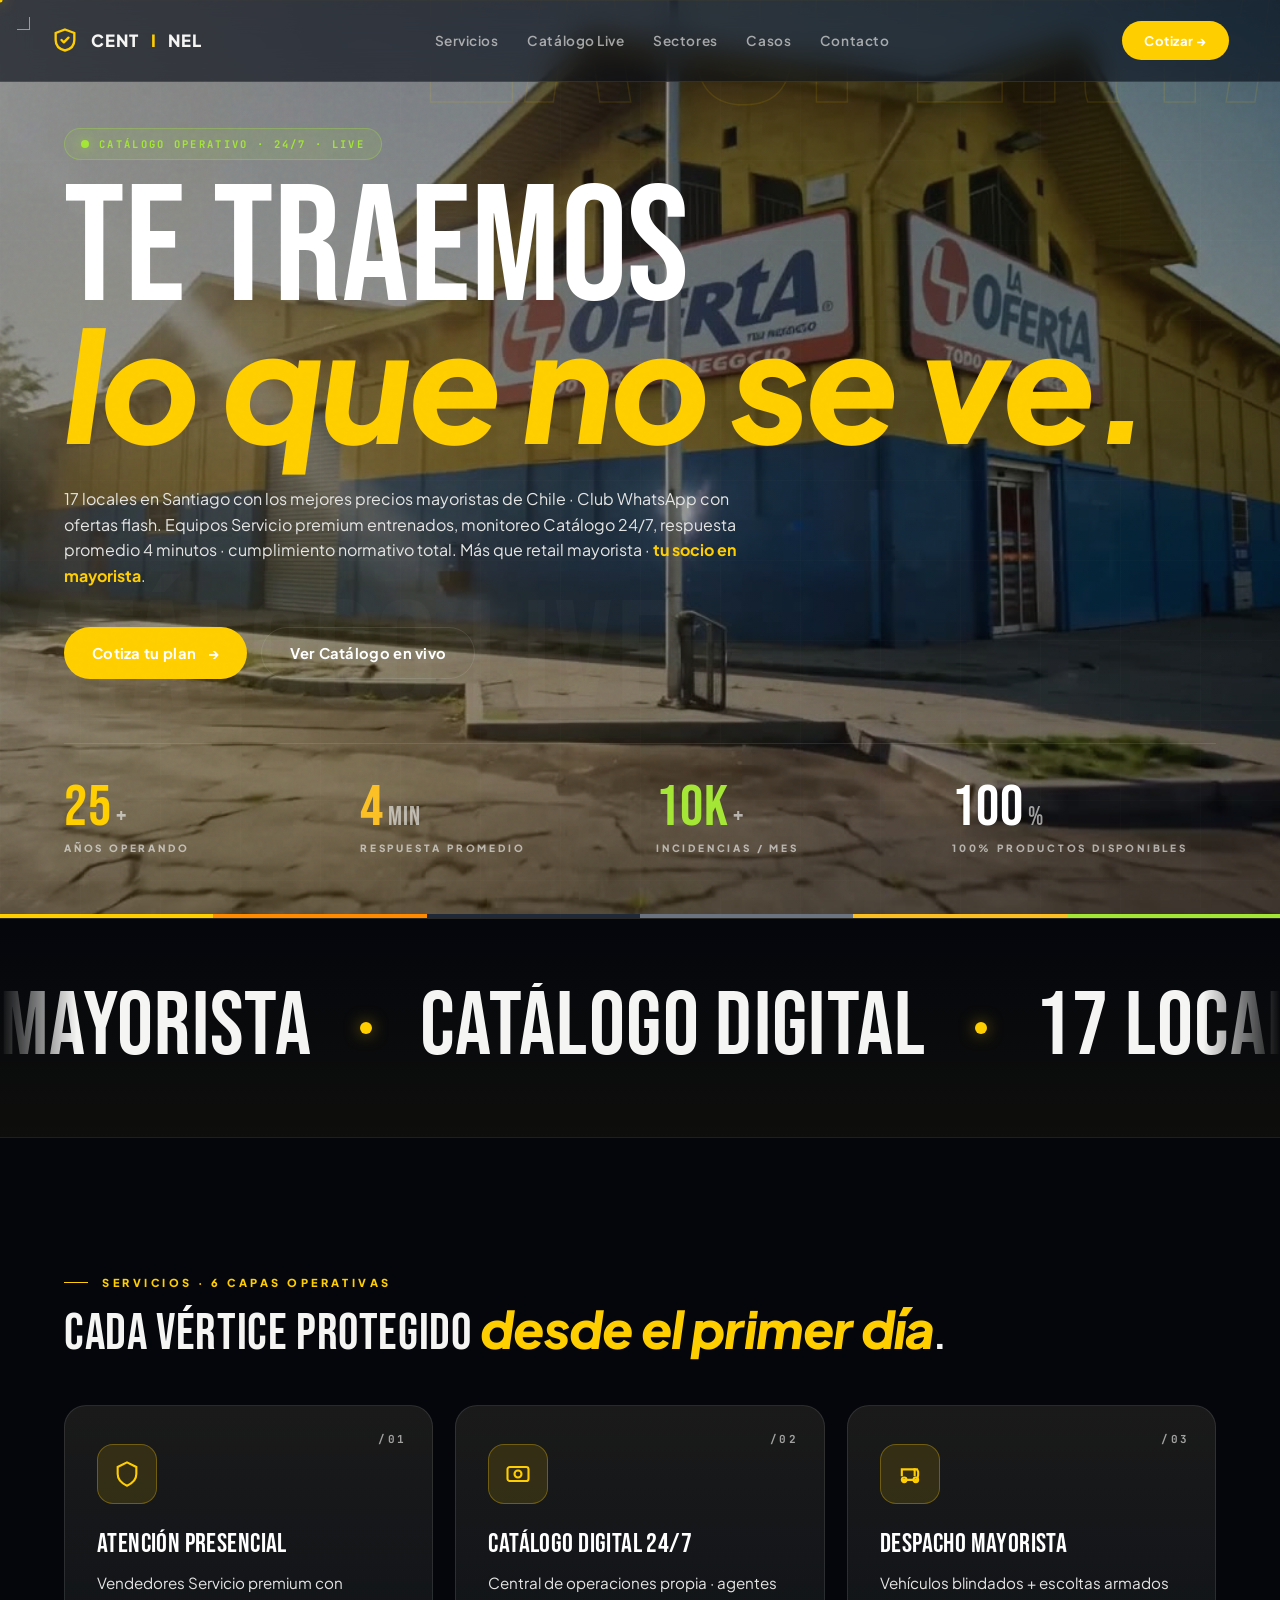
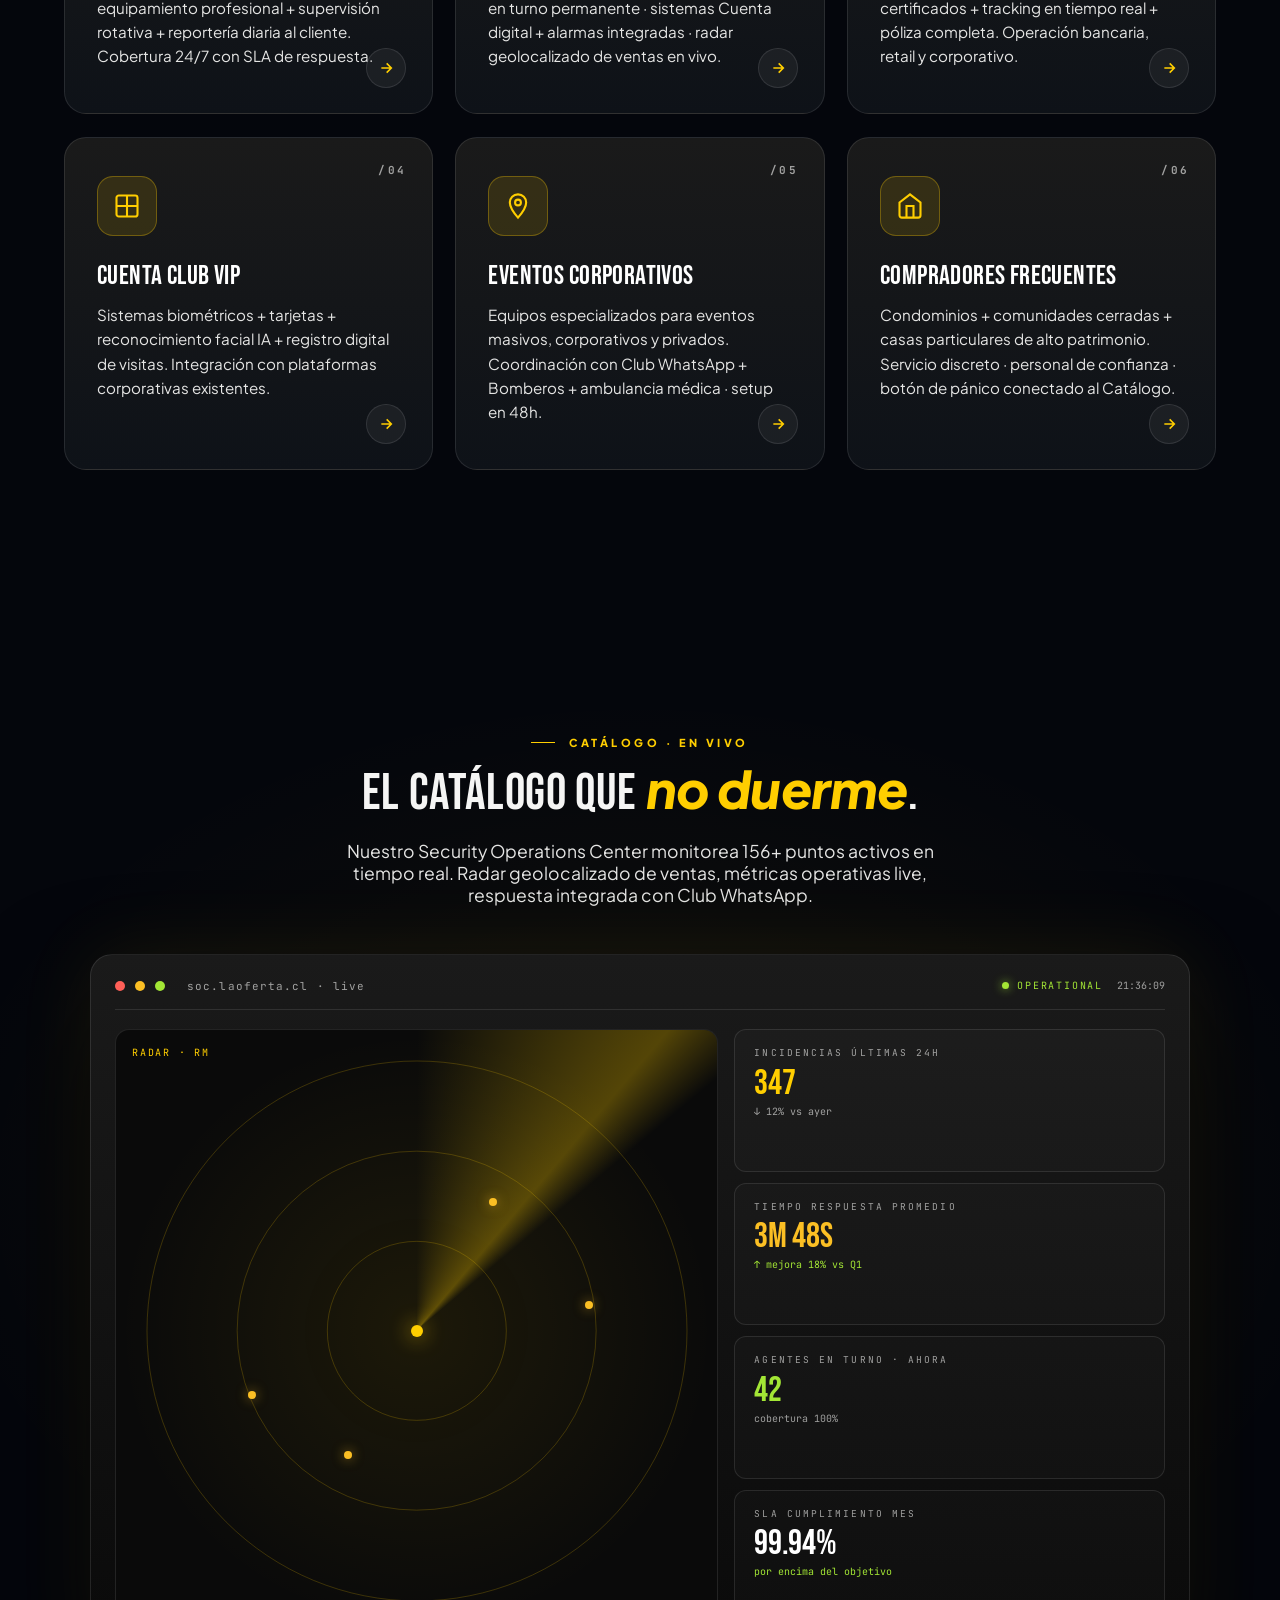
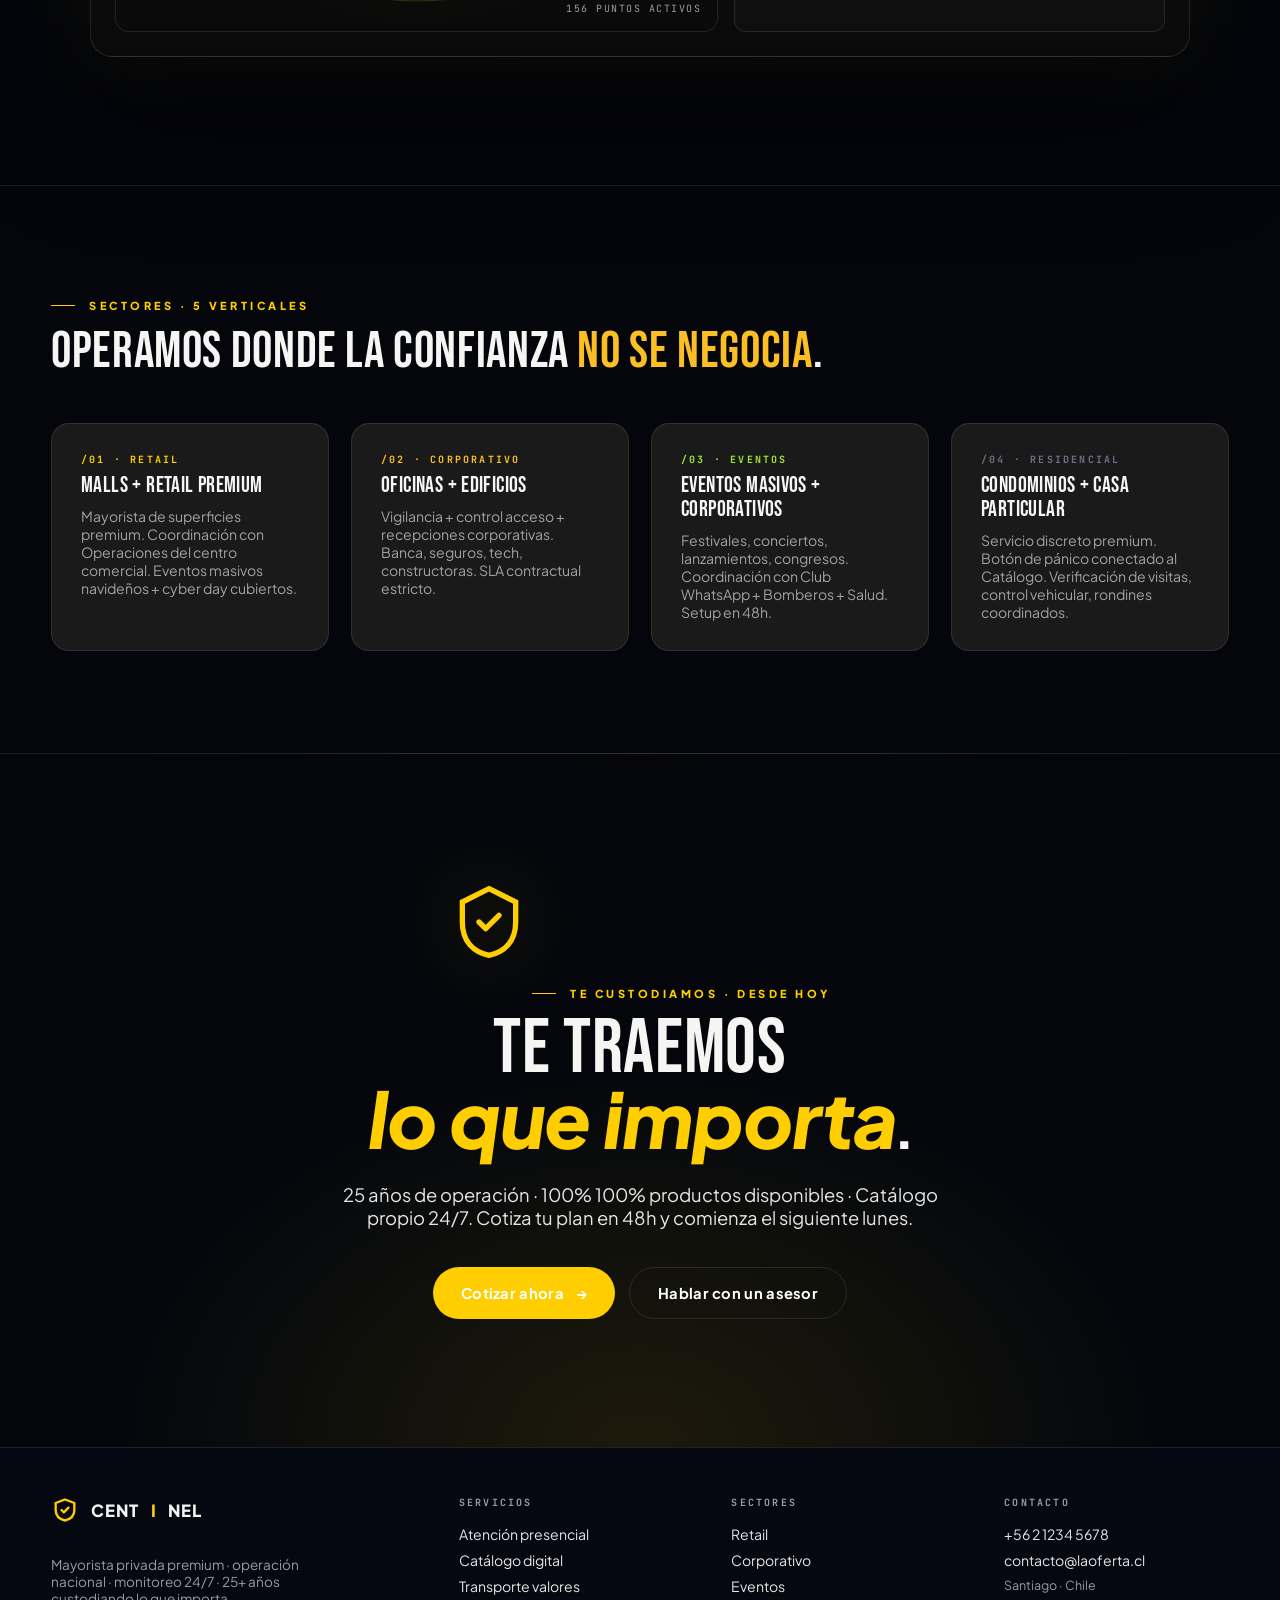
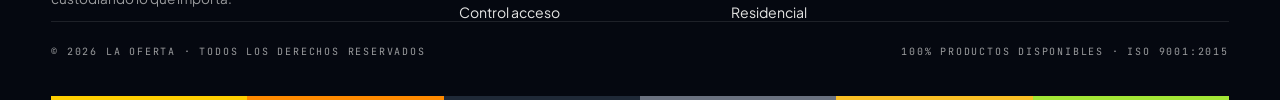
<file: web/index-cinema.html>
<!doctype html>
<html lang="es">
<head>
<meta charset="utf-8"/>
<meta name="viewport" content="width=device-width,initial-scale=1"/>
<title>La Oferta · v3 Cinematográfica · Award-winning</title>
<link rel="preconnect" href="https://fonts.googleapis.com">
<link rel="preconnect" href="https://fonts.gstatic.com" crossorigin>
<link href="https://fonts.googleapis.com/css2?family=Bebas+Neue&family=Plus+Jakarta+Sans:ital,wght@0,400;0,700;0,800;0,900;1,900&family=JetBrains+Mono:wght@400;600&display=swap" rel="stylesheet">
<link rel="stylesheet" href="shared/styles.css"/>
<style>
  /* === V3 CATÁLOGO · cinematográfica · award-winning === */
  body { background: #04060C; cursor: none; }

  /* CUSTOM CURSOR · Cuenta digital frame */
  .cursor-frame {
    position: fixed; top: 0; left: 0; pointer-events: none; z-index: 9999;
    width: 60px; height: 60px; transform: translate(-50%, -50%);
    transition: width .3s, height .3s, opacity .2s;
    mix-blend-mode: difference;
  }
  .cursor-frame::before, .cursor-frame::after,
  .cursor-frame i::before, .cursor-frame i::after {
    content: ""; position: absolute; width: 12px; height: 12px;
    border: 1.5px solid #FFCE00;
  }
  .cursor-frame::before { top: 0; left: 0; border-right: none; border-bottom: none; }
  .cursor-frame::after { top: 0; right: 0; border-left: none; border-bottom: none; }
  .cursor-frame i::before { bottom: 0; left: 0; border-right: none; border-top: none; }
  .cursor-frame i::after { bottom: 0; right: 0; border-left: none; border-top: none; }
  .cursor-dot {
    position: fixed; top: 0; left: 0; pointer-events: none; z-index: 9999;
    width: 5px; height: 5px; background: #FFCE00; border-radius: 50%;
    transform: translate(-50%, -50%);
    box-shadow: 0 0 14px rgba(255,206,0,0.8);
  }
  @media (hover: none) { .cursor-frame, .cursor-dot { display: none; } body { cursor: auto; } }

  /* HERO · cinematic video bg */
  .cinema-hero {
    position: relative; min-height: 100vh; overflow: hidden;
    padding: 8rem clamp(2rem, 5vw, 5rem) 4rem;
    display: flex; flex-direction: column; justify-content: center;
  }
  .cinema-hero::before {
    content: ""; position: absolute; inset: 0;
    background:
      radial-gradient(circle at 20% 80%, rgba(255,206,0,0.18), transparent 50%),
      radial-gradient(circle at 80% 20%, rgba(163,230,53,0.08), transparent 50%),
      linear-gradient(180deg, rgba(4,6,12,0.6) 0%, #04060C 100%);
    z-index: 0;
  }
  .cinema-hero::after {
    content: ""; position: absolute; inset: 0; z-index: 1; pointer-events: none;
    background-image: linear-gradient(rgba(255,255,255,0.012) 1px, transparent 1px),
                      linear-gradient(90deg, rgba(255,255,255,0.012) 1px, transparent 1px);
    background-size: 80px 80px;
  }

  /* Cinematic noise */
  .noise {
    position: fixed; inset: 0; pointer-events: none; z-index: 50;
    opacity: 0.06; mix-blend-mode: overlay;
    background-image: url("data:image/svg+xml,%3Csvg viewBox='0 0 200 200' xmlns='http://www.w3.org/2000/svg'%3E%3Cfilter id='n'%3E%3CfeTurbulence type='fractalNoise' baseFrequency='0.9' numOctaves='3'/%3E%3C/filter%3E%3Crect width='100%25' height='100%25' filter='url(%23n)'/%3E%3C/svg%3E");
  }

  /* Holos */
  .cinema-holo-1 { position: absolute; font-family: var(--f-display); font-size: clamp(10rem, 22vw, 28rem); line-height: 0.84; color: transparent; -webkit-text-stroke: 1.5px rgba(255,206,0,0.18); opacity: 0.6; top: -100px; right: -60px; z-index: 0; letter-spacing: 0.015em; }
  .cinema-holo-2 { position: absolute; font-family: var(--f-display); font-size: clamp(6rem, 12vw, 14rem); line-height: 1; color: rgba(255,255,255,0.025); opacity: 1; bottom: 20vh; left: -40px; z-index: 0; letter-spacing: 0.015em; }

  /* Hero title animation */
  .cinema-title {
    font-family: var(--f-display); font-weight: 400;
    font-size: clamp(4rem, 13vw, 14rem);
    line-height: 0.82; letter-spacing: 0.005em; text-transform: uppercase;
    color: #fff; position: relative; z-index: 5;
    opacity: 0; animation: cinemaTitle 1.4s cubic-bezier(0.2, 1, 0.3, 1) .4s forwards;
  }
  @keyframes cinemaTitle { from { opacity: 0; transform: translateY(40px); filter: blur(8px); } to { opacity: 1; transform: translateY(0); filter: blur(0); } }
  .cinema-title-l2 { color: var(--cnt-yellow); font-style: italic; font-family: var(--f-body); font-weight: 900; font-size: 0.92em; letter-spacing: -0.025em; text-transform: none; }

  /* Live status badge */
  .live-badge {
    display: inline-flex; align-items: center; gap: 10px;
    padding: 8px 16px; border-radius: 999px;
    background: rgba(163,230,53,0.10); border: 1px solid rgba(163,230,53,0.30);
    font-family: var(--f-mono); font-size: 10.5px; font-weight: 700;
    letter-spacing: 0.22em; text-transform: uppercase; color: #A3E635;
    margin-bottom: 1.4rem;
  }
  .live-badge .pulse {
    width: 8px; height: 8px; border-radius: 50%; background: #A3E635;
    box-shadow: 0 0 12px rgba(163,230,53,0.7);
    animation: pulseRing 1.8s infinite;
  }
  @keyframes pulseRing {
    0%, 100% { box-shadow: 0 0 0 0 rgba(163,230,53,0.7); }
    50% { box-shadow: 0 0 0 12px rgba(163,230,53,0); }
  }

  /* CTA buttons */
  .cinema-cta-row { display: flex; gap: 14px; margin-top: 2.4rem; flex-wrap: wrap; }
  .cinema-btn {
    position: relative; display: inline-flex; align-items: center; gap: 12px;
    padding: 16px 28px; border-radius: 999px; overflow: hidden;
    font-family: var(--f-body); font-weight: 700; font-size: .92rem;
    letter-spacing: 0.02em; cursor: none; transition: all .3s var(--ease);
  }
  .cinema-btn-primary { background: var(--cnt-yellow); color: #fff; }
  .cinema-btn-primary::before {
    content: ""; position: absolute; inset: 0;
    background: linear-gradient(135deg, #FF3D45, var(--cnt-yellow-deep));
    opacity: 0; transition: opacity .3s;
  }
  .cinema-btn-primary:hover { transform: translateY(-3px); box-shadow: 0 20px 50px rgba(255,206,0,0.4); }
  .cinema-btn-primary:hover::before { opacity: 1; }
  .cinema-btn-primary span { position: relative; z-index: 2; }
  .cinema-btn-ghost {
    background: transparent; color: #fff; border: 1px solid var(--cnt-line);
  }
  .cinema-btn-ghost:hover { border-color: var(--cnt-yellow); background: rgba(255,206,0,0.08); }

  /* Hero stats */
  .cinema-stats {
    display: grid; grid-template-columns: repeat(4, 1fr); gap: 2rem;
    padding-top: 2.4rem; margin-top: 4rem; border-top: 1px solid var(--cnt-line);
    position: relative; z-index: 5;
  }
  @media (max-width: 980px) { .cinema-stats { grid-template-columns: 1fr 1fr; } }

  /* Marquee section */
  .cinema-marquee-section {
    padding: 4rem 0; position: relative;
    background: linear-gradient(180deg, transparent, rgba(255,206,0,0.04));
    border-top: 1px solid var(--cnt-line); border-bottom: 1px solid var(--cnt-line);
  }

  /* Services with 3D tilt */
  .cinema-services { padding: 8rem clamp(2rem, 5vw, 5rem); position: relative; }
  .cinema-svc-grid { display: grid; grid-template-columns: repeat(3, 1fr); gap: 1.4rem; margin-top: 3rem; }
  @media (max-width: 980px) { .cinema-svc-grid { grid-template-columns: 1fr; } }

  .cinema-svc-card {
    position: relative; padding: 2.4rem 2rem 2.8rem;
    background: linear-gradient(180deg, var(--cnt-card), #0E1218);
    border: 1px solid var(--cnt-line); border-radius: 22px;
    overflow: hidden; cursor: none;
    transition: transform .5s var(--ease), border-color .3s;
    transform-style: preserve-3d;
  }
  .cinema-svc-card::before {
    content: ""; position: absolute; inset: 0;
    background: radial-gradient(circle at 70% 30%, rgba(255,206,0,0.15), transparent 60%);
    opacity: 0; transition: opacity .5s;
  }
  .cinema-svc-card:hover::before { opacity: 1; }
  .cinema-svc-card:hover {
    border-color: rgba(255,206,0,0.45);
    transform: perspective(1200px) rotateX(2deg) rotateY(-3deg) translateY(-8px) translateZ(20px);
    box-shadow: 0 40px 80px rgba(0,0,0,0.5), 0 0 60px rgba(255,206,0,0.15);
  }
  .cinema-svc-icon {
    width: 60px; height: 60px; border-radius: 16px;
    background: rgba(255,206,0,0.12); border: 1px solid rgba(255,206,0,0.30);
    display: grid; place-items: center; color: var(--cnt-yellow);
    margin-bottom: 1.6rem;
  }
  .cinema-svc-num {
    position: absolute; top: 1.6rem; right: 1.6rem;
    font-family: var(--f-mono); font-size: 11px; letter-spacing: 0.22em;
    color: var(--cnt-mute); font-weight: 700;
  }
  .cinema-svc-card h3 {
    font-family: var(--f-display); font-weight: 400;
    font-size: 1.7rem; letter-spacing: 0.015em; text-transform: uppercase;
    line-height: 1.05; margin-bottom: .8rem; color: #fff;
  }
  .cinema-svc-card p { font-size: .95rem; line-height: 1.6; color: var(--cnt-ink-2); }
  .cinema-svc-arrow {
    position: absolute; bottom: 1.6rem; right: 1.6rem;
    width: 40px; height: 40px; border-radius: 50%;
    background: rgba(255,255,255,0.05); border: 1px solid var(--cnt-line);
    display: grid; place-items: center; color: var(--cnt-yellow);
    transition: transform .4s var(--ease), background .3s;
  }
  .cinema-svc-card:hover .cinema-svc-arrow { background: var(--cnt-yellow); color: #fff; transform: rotate(-45deg); }

  /* Catálogo Dashboard mock */
  .soc-section {
    padding: 8rem clamp(2rem, 5vw, 5rem); position: relative;
    background: radial-gradient(ellipse 80% 60% at 50% 50%, rgba(255,206,0,0.06), transparent 70%);
  }
  .soc-frame {
    position: relative; max-width: 1100px; margin: 3rem auto 0;
    border-radius: 22px; background: linear-gradient(180deg, #1A1A1A, #0A0A0A);
    border: 1px solid var(--cnt-line); padding: 1.5rem; overflow: hidden;
    box-shadow: 0 60px 120px rgba(0,0,0,0.5), 0 0 80px rgba(255,206,0,0.08);
  }
  .soc-titlebar {
    display: flex; justify-content: space-between; align-items: center;
    padding-bottom: 1rem; margin-bottom: 1.2rem; border-bottom: 1px solid var(--cnt-line);
  }
  .soc-dot { width: 10px; height: 10px; border-radius: 50%; display: inline-block; }
  .soc-grid { display: grid; grid-template-columns: 1.4fr 1fr; gap: 1rem; }
  @media (max-width: 800px) { .soc-grid { grid-template-columns: 1fr; } }
  .radar-box {
    aspect-ratio: 1/1; position: relative; border-radius: 14px;
    background: radial-gradient(circle, rgba(255,206,0,0.08), transparent 70%), #0A0A0A;
    border: 1px solid var(--cnt-line); overflow: hidden;
  }
  .radar-sweep {
    position: absolute; inset: 0;
    background: conic-gradient(from 0deg at 50% 50%, transparent 0deg, rgba(255,206,0,0.3) 40deg, transparent 50deg);
    animation: radarSweep 4s linear infinite;
  }
  @keyframes radarSweep { to { transform: rotate(360deg); } }
  .radar-ring {
    position: absolute; top: 50%; left: 50%; transform: translate(-50%, -50%);
    border: 1px solid rgba(255,206,0,0.20); border-radius: 50%;
  }
  .radar-ring.r1 { width: 30%; height: 30%; }
  .radar-ring.r2 { width: 60%; height: 60%; }
  .radar-ring.r3 { width: 90%; height: 90%; }
  .radar-center { position: absolute; top: 50%; left: 50%; transform: translate(-50%, -50%); width: 12px; height: 12px; border-radius: 50%; background: var(--cnt-yellow); box-shadow: 0 0 20px rgba(255,206,0,0.8); }
  .radar-blip {
    position: absolute; width: 8px; height: 8px; border-radius: 50%;
    background: #FBBF24; box-shadow: 0 0 12px rgba(251,191,36,0.6);
    animation: blipPulse 1.4s ease-in-out infinite;
  }
  @keyframes blipPulse { 0%, 100% { opacity: 1; transform: scale(1); } 50% { opacity: 0.4; transform: scale(0.6); } }

  .soc-metrics { display: grid; gap: .7rem; }
  .soc-metric {
    padding: 1rem 1.2rem; border-radius: 12px; background: rgba(255,255,255,0.02);
    border: 1px solid var(--cnt-line);
  }
  .soc-metric-lbl { font-family: var(--f-mono); font-size: 9.5px; letter-spacing: 0.22em; color: var(--cnt-mute); text-transform: uppercase; margin-bottom: .4rem; }
  .soc-metric-val { font-family: var(--f-display); font-size: 2.2rem; line-height: 1; letter-spacing: -0.01em; }

  /* CTA section */
  .cta-final {
    padding: 8rem clamp(2rem, 5vw, 5rem); position: relative;
    text-align: center;
    background: radial-gradient(ellipse 60% 80% at 50% 100%, rgba(255,206,0,0.10), transparent 70%);
    border-top: 1px solid var(--cnt-line);
  }
  .cta-shield {
    width: 80px; height: 80px; margin: 0 auto 2rem;
    color: var(--cnt-yellow);
    animation: shieldFloat 3.5s ease-in-out infinite;
    filter: drop-shadow(0 0 40px rgba(255,206,0,0.4));
  }
  @keyframes shieldFloat {
    0%, 100% { transform: translateY(0); }
    50% { transform: translateY(-12px); }
  }

  /* Footer */
  .cinema-footer-grid { display: grid; grid-template-columns: 1.6fr 1fr 1fr 1fr; gap: 3rem; }
  @media (max-width: 980px) { .cinema-footer-grid { grid-template-columns: 1fr 1fr; } }
</style>
</head>
<body>

<div class="cursor-frame" id="cf"><i></i></div>
<div class="cursor-dot" id="cd"></div>
<div class="noise"></div>

<!-- TOPBAR -->
<header class="cnt-topbar">
  <a href="#" class="cnt-logo">
    <svg viewBox="0 0 24 24" fill="none" stroke="#FFCE00" stroke-width="2"><path d="M12 3l8 3v6c0 5-3.5 8-8 9-4.5-1-8-4-8-9V6l8-3z"/><path d="M9 12l2 2 4-4" stroke-linecap="round" stroke-linejoin="round"/></svg>
    Cent<span class="dot">i</span>nel
  </a>
  <nav class="cnt-nav">
    <a href="#servicios">Servicios</a>
    <a href="#soc">Catálogo Live</a>
    <a href="#sectores">Sectores</a>
    <a href="#casos">Casos</a>
    <a href="#contacto">Contacto</a>
  </nav>
  <a href="#contacto" class="cnt-cta">Cotizar →</a>
</header>

<!-- HERO · cinematográfica -->
<section class="cinema-hero">
  <video autoplay muted loop playsinline poster="hero-poster.jpg" style="position:absolute;inset:0;width:100%;height:100%;object-fit:cover;opacity:.55;z-index:0;">
    <source src="hero.mp4" type="video/mp4"/>
  </video>
  <div class="cinema-holo-1">LA OFERTA</div>
  <div class="cinema-holo-2">CATÁLOGO LIVE</div>
  <div class="cnt-scan"></div>

  <div style="position: relative; z-index: 5; max-width: 1320px; width: 100%;">
    <span class="live-badge"><span class="pulse"></span>Catálogo Operativo · 24/7 · Live</span>

    <h1 class="cinema-title">
      Te traemos<br/><span class="cinema-title-l2">lo que no se ve.</span>
    </h1>

    <p class="cnt-hero-sub cnt-fade cnt-fade-d2">
      17 locales en Santiago con los mejores precios mayoristas de Chile · Club WhatsApp con ofertas flash. Equipos Servicio premium entrenados, monitoreo Catálogo 24/7, respuesta promedio 4 minutos · cumplimiento normativo total. Más que retail mayorista · <strong style="color: var(--cnt-yellow)">tu socio en mayorista</strong>.
    </p>

    <div class="cinema-cta-row cnt-fade cnt-fade-d3">
      <a href="#contacto" class="cinema-btn cinema-btn-primary"><span>Cotiza tu plan</span><span>→</span></a>
      <a href="#soc" class="cinema-btn cinema-btn-ghost">Ver Catálogo en vivo</a>
    </div>

    <div class="cinema-stats cnt-fade cnt-fade-d4">
      <div>
        <div class="cnt-stat-num" style="color: var(--cnt-yellow);">25<span class="suf">+</span></div>
        <div class="cnt-stat-lbl">Años operando</div>
      </div>
      <div>
        <div class="cnt-stat-num" style="color: #FBBF24;">4<span class="suf">min</span></div>
        <div class="cnt-stat-lbl">Respuesta promedio</div>
      </div>
      <div>
        <div class="cnt-stat-num" style="color: #A3E635;">10K<span class="suf">+</span></div>
        <div class="cnt-stat-lbl">Incidencias / mes</div>
      </div>
      <div>
        <div class="cnt-stat-num" style="color: #fff;">100<span class="suf">%</span></div>
        <div class="cnt-stat-lbl">100% productos disponibles</div>
      </div>
    </div>
  </div>

  <div style="position: absolute; bottom: 0; left: 0; right: 0;"><div class="cnt-brand-bar"><span></span><span></span><span></span><span></span><span></span><span></span></div></div>
</section>

<!-- MARQUEE · keywords -->
<section class="cinema-marquee-section">
  <div class="cnt-marquee">
    <div class="cnt-marquee-track">
      <span class="cnt-marquee-item">Mayorista <span class="dot"></span> Catálogo digital <span class="dot"></span> 17 locales activos <span class="dot"></span> 100% productos disponibles <span class="dot"></span> Precios imbatibles <span class="dot"></span></span>
      <span class="cnt-marquee-item">Mayorista <span class="dot"></span> Catálogo digital <span class="dot"></span> 17 locales activos <span class="dot"></span> 100% productos disponibles <span class="dot"></span> Precios imbatibles <span class="dot"></span></span>
    </div>
  </div>
</section>

<!-- SERVICIOS · 3D tilt cards -->
<section id="servicios" class="cinema-services">
  <div class="cnt-section-head">
    <div class="cnt-kicker">Servicios · 6 capas operativas</div>
    <h2 class="cnt-display-md" style="margin-top: 1rem; max-width: 900px;">Cada vértice protegido <span class="cnt-hl">desde el primer día</span>.</h2>
  </div>

  <div class="cinema-svc-grid">
    <article class="cinema-svc-card">
      <span class="cinema-svc-num">/01</span>
      <div class="cinema-svc-icon">
        <svg width="28" height="28" viewBox="0 0 24 24" fill="none" stroke="currentColor" stroke-width="1.8"><path d="M12 2l8 4v6c0 5-3.5 8-8 10-4.5-2-8-5-8-10V6l8-4z"/></svg>
      </div>
      <h3>Atención presencial</h3>
      <p>Vendedores Servicio premium con equipamiento profesional + supervisión rotativa + reportería diaria al cliente. Cobertura 24/7 con SLA de respuesta.</p>
      <div class="cinema-svc-arrow"><svg width="16" height="16" viewBox="0 0 24 24" fill="none" stroke="currentColor" stroke-width="2.4"><path d="M5 12h14M13 5l7 7-7 7"/></svg></div>
    </article>

    <article class="cinema-svc-card">
      <span class="cinema-svc-num">/02</span>
      <div class="cinema-svc-icon">
        <svg width="28" height="28" viewBox="0 0 24 24" fill="none" stroke="currentColor" stroke-width="1.8"><rect x="3" y="6" width="18" height="12" rx="2"/><circle cx="12" cy="12" r="3"/></svg>
      </div>
      <h3>Catálogo digital 24/7</h3>
      <p>Central de operaciones propia · agentes en turno permanente · sistemas Cuenta digital + alarmas integradas · radar geolocalizado de ventas en vivo.</p>
      <div class="cinema-svc-arrow"><svg width="16" height="16" viewBox="0 0 24 24" fill="none" stroke="currentColor" stroke-width="2.4"><path d="M5 12h14M13 5l7 7-7 7"/></svg></div>
    </article>

    <article class="cinema-svc-card">
      <span class="cinema-svc-num">/03</span>
      <div class="cinema-svc-icon">
        <svg width="28" height="28" viewBox="0 0 24 24" fill="none" stroke="currentColor" stroke-width="1.8"><path d="M16 17h2l1-4v-3l-1-2h-3"/><path d="M5 17h11"/><circle cx="7" cy="17" r="2"/><circle cx="17" cy="17" r="2"/><path d="M5 14V8h11v6"/></svg>
      </div>
      <h3>Despacho mayorista</h3>
      <p>Vehículos blindados + escoltas armados certificados + tracking en tiempo real + póliza completa. Operación bancaria, retail y corporativo.</p>
      <div class="cinema-svc-arrow"><svg width="16" height="16" viewBox="0 0 24 24" fill="none" stroke="currentColor" stroke-width="2.4"><path d="M5 12h14M13 5l7 7-7 7"/></svg></div>
    </article>

    <article class="cinema-svc-card">
      <span class="cinema-svc-num">/04</span>
      <div class="cinema-svc-icon">
        <svg width="28" height="28" viewBox="0 0 24 24" fill="none" stroke="currentColor" stroke-width="1.8"><path d="M3 12h18M12 3v18"/><rect x="3" y="3" width="18" height="18" rx="2"/></svg>
      </div>
      <h3>Cuenta Club VIP</h3>
      <p>Sistemas biométricos + tarjetas + reconocimiento facial IA + registro digital de visitas. Integración con plataformas corporativas existentes.</p>
      <div class="cinema-svc-arrow"><svg width="16" height="16" viewBox="0 0 24 24" fill="none" stroke="currentColor" stroke-width="2.4"><path d="M5 12h14M13 5l7 7-7 7"/></svg></div>
    </article>

    <article class="cinema-svc-card">
      <span class="cinema-svc-num">/05</span>
      <div class="cinema-svc-icon">
        <svg width="28" height="28" viewBox="0 0 24 24" fill="none" stroke="currentColor" stroke-width="1.8"><path d="M12 2C8 2 5 5 5 9c0 5 7 13 7 13s7-8 7-13c0-4-3-7-7-7z"/><circle cx="12" cy="9" r="2.5"/></svg>
      </div>
      <h3>Eventos corporativos</h3>
      <p>Equipos especializados para eventos masivos, corporativos y privados. Coordinación con Club WhatsApp + Bomberos + ambulancia médica · setup en 48h.</p>
      <div class="cinema-svc-arrow"><svg width="16" height="16" viewBox="0 0 24 24" fill="none" stroke="currentColor" stroke-width="2.4"><path d="M5 12h14M13 5l7 7-7 7"/></svg></div>
    </article>

    <article class="cinema-svc-card">
      <span class="cinema-svc-num">/06</span>
      <div class="cinema-svc-icon">
        <svg width="28" height="28" viewBox="0 0 24 24" fill="none" stroke="currentColor" stroke-width="1.8"><path d="M3 9l9-7 9 7v11a2 2 0 01-2 2H5a2 2 0 01-2-2z"/><path d="M9 22V12h6v10"/></svg>
      </div>
      <h3>Compradores frecuentes</h3>
      <p>Condominios + comunidades cerradas + casas particulares de alto patrimonio. Servicio discreto · personal de confianza · botón de pánico conectado al Catálogo.</p>
      <div class="cinema-svc-arrow"><svg width="16" height="16" viewBox="0 0 24 24" fill="none" stroke="currentColor" stroke-width="2.4"><path d="M5 12h14M13 5l7 7-7 7"/></svg></div>
    </article>
  </div>
</section>

<!-- Catálogo LIVE DASHBOARD MOCK -->
<section id="soc" class="soc-section">
  <div style="max-width: 1100px; margin: 0 auto; text-align: center;">
    <div class="cnt-kicker" style="display: inline-flex; margin-bottom: 1rem;">Catálogo · en vivo</div>
    <h2 class="cnt-display-md" style="margin-bottom: 1.4rem;">El catálogo que <span class="cnt-hl">no duerme</span>.</h2>
    <p style="font-size: 1.1rem; color: var(--cnt-ink-2); max-width: 620px; margin: 0 auto;">
      Nuestro Security Operations Center monitorea 156+ puntos activos en tiempo real. Radar geolocalizado de ventas, métricas operativas live, respuesta integrada con Club WhatsApp.
    </p>
  </div>

  <div class="soc-frame">
    <div class="soc-titlebar">
      <div style="display: flex; align-items: center; gap: 10px;">
        <span class="soc-dot" style="background: #FF5F57;"></span>
        <span class="soc-dot" style="background: #FBBF24;"></span>
        <span class="soc-dot" style="background: #A3E635;"></span>
        <span style="margin-left: 12px; font-family: var(--f-mono); font-size: 11px; color: var(--cnt-mute); letter-spacing: 0.1em;">soc.laoferta.cl · live</span>
      </div>
      <div style="display: flex; align-items: center; gap: 14px;">
        <span style="display: inline-flex; align-items: center; gap: 8px; font-family: var(--f-mono); font-size: 10px; color: #A3E635; letter-spacing: 0.18em; text-transform: uppercase;"><span style="width: 7px; height: 7px; background: #A3E635; border-radius: 50%; box-shadow: 0 0 10px rgba(163,230,53,0.8);"></span>OPERATIONAL</span>
        <span style="font-family: var(--f-mono); font-size: 10px; color: var(--cnt-mute);" id="liveTime">--:--:--</span>
      </div>
    </div>

    <div class="soc-grid">
      <div class="radar-box">
        <div class="radar-ring r3"></div>
        <div class="radar-ring r2"></div>
        <div class="radar-ring r1"></div>
        <div class="radar-sweep"></div>
        <div class="radar-center"></div>
        <div class="radar-blip" style="top: 28%; left: 62%;"></div>
        <div class="radar-blip" style="top: 70%; left: 38%; animation-delay: -.4s;"></div>
        <div class="radar-blip" style="top: 45%; left: 78%; animation-delay: -.7s;"></div>
        <div class="radar-blip" style="top: 60%; left: 22%; animation-delay: -1s;"></div>
        <div style="position: absolute; top: 16px; left: 16px; font-family: var(--f-mono); font-size: 10px; color: var(--cnt-yellow); letter-spacing: 0.18em;">RADAR · RM</div>
        <div style="position: absolute; bottom: 16px; right: 16px; font-family: var(--f-mono); font-size: 10px; color: var(--cnt-mute); letter-spacing: 0.15em;">156 PUNTOS ACTIVOS</div>
      </div>

      <div class="soc-metrics">
        <div class="soc-metric">
          <div class="soc-metric-lbl">Incidencias últimas 24h</div>
          <div class="soc-metric-val" style="color: var(--cnt-yellow);">347</div>
          <div style="font-family: var(--f-mono); font-size: 10px; color: var(--cnt-mute); margin-top: 4px;">↓ 12% vs ayer</div>
        </div>
        <div class="soc-metric">
          <div class="soc-metric-lbl">Tiempo respuesta promedio</div>
          <div class="soc-metric-val" style="color: #FBBF24;">3m 48s</div>
          <div style="font-family: var(--f-mono); font-size: 10px; color: #A3E635; margin-top: 4px;">↑ mejora 18% vs Q1</div>
        </div>
        <div class="soc-metric">
          <div class="soc-metric-lbl">Agentes en turno · ahora</div>
          <div class="soc-metric-val" style="color: #A3E635;">42</div>
          <div style="font-family: var(--f-mono); font-size: 10px; color: var(--cnt-mute); margin-top: 4px;">cobertura 100%</div>
        </div>
        <div class="soc-metric">
          <div class="soc-metric-lbl">SLA cumplimiento mes</div>
          <div class="soc-metric-val" style="color: #fff;">99.94%</div>
          <div style="font-family: var(--f-mono); font-size: 10px; color: #A3E635; margin-top: 4px;">por encima del objetivo</div>
        </div>
      </div>
    </div>
  </div>
</section>

<!-- SECTORES -->
<section id="sectores" class="cnt-section" style="border-top: 1px solid var(--cnt-line);">
  <div class="cnt-section-head">
    <div class="cnt-kicker">Sectores · 5 verticales</div>
    <h2 class="cnt-display-md" style="margin-top: 1rem;">Operamos donde la confianza <span class="cnt-hl-y">no se negocia</span>.</h2>
  </div>

  <div class="cnt-grid cnt-grid-4" style="margin-top: 2rem;">
    <div class="cnt-card">
      <div style="font-family: var(--f-mono); font-size: 10px; letter-spacing: 0.22em; color: var(--cnt-yellow); font-weight: 700; text-transform: uppercase; margin-bottom: .5rem;">/01 · Retail</div>
      <h4 class="cnt-h3" style="margin-bottom: .6rem;">Malls + retail premium</h4>
      <p style="font-size: .88rem; color: var(--cnt-mute);">Mayorista de superficies premium. Coordinación con Operaciones del centro comercial. Eventos masivos navideños + cyber day cubiertos.</p>
    </div>
    <div class="cnt-card">
      <div style="font-family: var(--f-mono); font-size: 10px; letter-spacing: 0.22em; color: #FBBF24; font-weight: 700; text-transform: uppercase; margin-bottom: .5rem;">/02 · Corporativo</div>
      <h4 class="cnt-h3" style="margin-bottom: .6rem;">Oficinas + edificios</h4>
      <p style="font-size: .88rem; color: var(--cnt-mute);">Vigilancia + control acceso + recepciones corporativas. Banca, seguros, tech, constructoras. SLA contractual estricto.</p>
    </div>
    <div class="cnt-card">
      <div style="font-family: var(--f-mono); font-size: 10px; letter-spacing: 0.22em; color: #A3E635; font-weight: 700; text-transform: uppercase; margin-bottom: .5rem;">/03 · Eventos</div>
      <h4 class="cnt-h3" style="margin-bottom: .6rem;">Eventos masivos + corporativos</h4>
      <p style="font-size: .88rem; color: var(--cnt-mute);">Festivales, conciertos, lanzamientos, congresos. Coordinación con Club WhatsApp + Bomberos + Salud. Setup en 48h.</p>
    </div>
    <div class="cnt-card">
      <div style="font-family: var(--f-mono); font-size: 10px; letter-spacing: 0.22em; color: var(--cnt-steel); font-weight: 700; text-transform: uppercase; margin-bottom: .5rem;">/04 · Residencial</div>
      <h4 class="cnt-h3" style="margin-bottom: .6rem;">Condominios + casa particular</h4>
      <p style="font-size: .88rem; color: var(--cnt-mute);">Servicio discreto premium. Botón de pánico conectado al Catálogo. Verificación de visitas, control vehicular, rondines coordinados.</p>
    </div>
  </div>
</section>

<!-- CTA FINAL -->
<section id="contacto" class="cta-final">
  <svg class="cta-shield" viewBox="0 0 24 24" fill="none" stroke="currentColor" stroke-width="1.6">
    <path d="M12 2l8 4v6c0 6-3.5 9-8 10-4.5-1-8-4-8-10V6l8-4z"/>
    <path d="M9 12l2 2 4-4" stroke-linecap="round" stroke-linejoin="round"/>
  </svg>

  <div class="cnt-kicker" style="display: inline-flex; margin-bottom: 1rem;">Te custodiamos · desde hoy</div>
  <h2 class="cnt-display-lg" style="margin-bottom: 1.4rem;">Te traemos<br/><span class="cnt-hl">lo que importa</span>.</h2>
  <p style="font-size: 1.15rem; color: var(--cnt-ink-2); max-width: 600px; margin: 0 auto 2.4rem;">
    25 años de operación · 100% 100% productos disponibles · Catálogo propio 24/7. Cotiza tu plan en 48h y comienza el siguiente lunes.
  </p>

  <div style="display: flex; gap: 14px; justify-content: center; flex-wrap: wrap;">
    <a href="#" class="cinema-btn cinema-btn-primary"><span>Cotizar ahora</span><span>→</span></a>
    <a href="#" class="cinema-btn cinema-btn-ghost">Hablar con un asesor</a>
  </div>
</section>

<!-- FOOTER -->
<footer class="cnt-footer">
  <div class="cinema-footer-grid">
    <div>
      <a href="#" class="cnt-logo" style="margin-bottom: 1rem;">
        <svg viewBox="0 0 24 24" fill="none" stroke="#FFCE00" stroke-width="2"><path d="M12 3l8 3v6c0 5-3.5 8-8 9-4.5-1-8-4-8-9V6l8-3z"/><path d="M9 12l2 2 4-4" stroke-linecap="round" stroke-linejoin="round"/></svg>
        Cent<span class="dot">i</span>nel
      </a>
      <p style="font-size: .85rem; color: var(--cnt-mute); margin-top: 1rem; max-width: 280px;">Mayorista privada premium · operación nacional · monitoreo 24/7 · 25+ años custodiando lo que importa.</p>
    </div>
    <div>
      <div style="font-family: var(--f-mono); font-size: 10px; letter-spacing: 0.22em; color: var(--cnt-mute); text-transform: uppercase; font-weight: 700; margin-bottom: 1rem;">Servicios</div>
      <div style="display: grid; gap: .5rem; font-size: .88rem;">
        <a href="#" style="color: var(--cnt-ink-2);">Atención presencial</a>
        <a href="#" style="color: var(--cnt-ink-2);">Catálogo digital</a>
        <a href="#" style="color: var(--cnt-ink-2);">Transporte valores</a>
        <a href="#" style="color: var(--cnt-ink-2);">Control acceso</a>
      </div>
    </div>
    <div>
      <div style="font-family: var(--f-mono); font-size: 10px; letter-spacing: 0.22em; color: var(--cnt-mute); text-transform: uppercase; font-weight: 700; margin-bottom: 1rem;">Sectores</div>
      <div style="display: grid; gap: .5rem; font-size: .88rem;">
        <a href="#" style="color: var(--cnt-ink-2);">Retail</a>
        <a href="#" style="color: var(--cnt-ink-2);">Corporativo</a>
        <a href="#" style="color: var(--cnt-ink-2);">Eventos</a>
        <a href="#" style="color: var(--cnt-ink-2);">Residencial</a>
      </div>
    </div>
    <div>
      <div style="font-family: var(--f-mono); font-size: 10px; letter-spacing: 0.22em; color: var(--cnt-mute); text-transform: uppercase; font-weight: 700; margin-bottom: 1rem;">Contacto</div>
      <div style="display: grid; gap: .5rem; font-size: .88rem;">
        <span style="color: var(--cnt-ink-2);">+56 2 1234 5678</span>
        <span style="color: var(--cnt-ink-2);">contacto@laoferta.cl</span>
        <span style="color: var(--cnt-mute); font-size: .78rem;">Santiago · Chile</span>
      </div>
    </div>
  </div>

  <div style="padding: 1.4rem 0; border-top: 1px solid var(--cnt-line); display: flex; justify-content: space-between; align-items: center; flex-wrap: wrap; gap: 1rem;">
    <div style="font-family: var(--f-mono); font-size: 10px; letter-spacing: 0.18em; color: var(--cnt-mute); text-transform: uppercase;">© 2026 La Oferta · Todos los derechos reservados</div>
    <div style="font-family: var(--f-mono); font-size: 10px; letter-spacing: 0.18em; color: var(--cnt-mute); text-transform: uppercase;">100% productos disponibles · ISO 9001:2015</div>
  </div>

  <div style="margin-top: 1rem;"><div class="cnt-brand-bar"><span></span><span></span><span></span><span></span><span></span><span></span></div></div>
</footer>

<script>
// Custom cursor
const cf = document.getElementById('cf'), cd = document.getElementById('cd');
if (matchMedia('(hover: hover)').matches) {
  document.addEventListener('mousemove', (e) => {
    cf.style.left = e.clientX + 'px'; cf.style.top = e.clientY + 'px';
    cd.style.left = e.clientX + 'px'; cd.style.top = e.clientY + 'px';
  });
  document.querySelectorAll('a, button, .cinema-svc-card').forEach(el => {
    el.addEventListener('mouseenter', () => cf.style.width = cf.style.height = '90px');
    el.addEventListener('mouseleave', () => cf.style.width = cf.style.height = '60px');
  });
}

// Live clock
function tick() {
  const d = new Date();
  document.getElementById('liveTime').textContent =
    String(d.getHours()).padStart(2,'0') + ':' +
    String(d.getMinutes()).padStart(2,'0') + ':' +
    String(d.getSeconds()).padStart(2,'0');
}
setInterval(tick, 1000); tick();
</script>
</body>
</html>
</file>
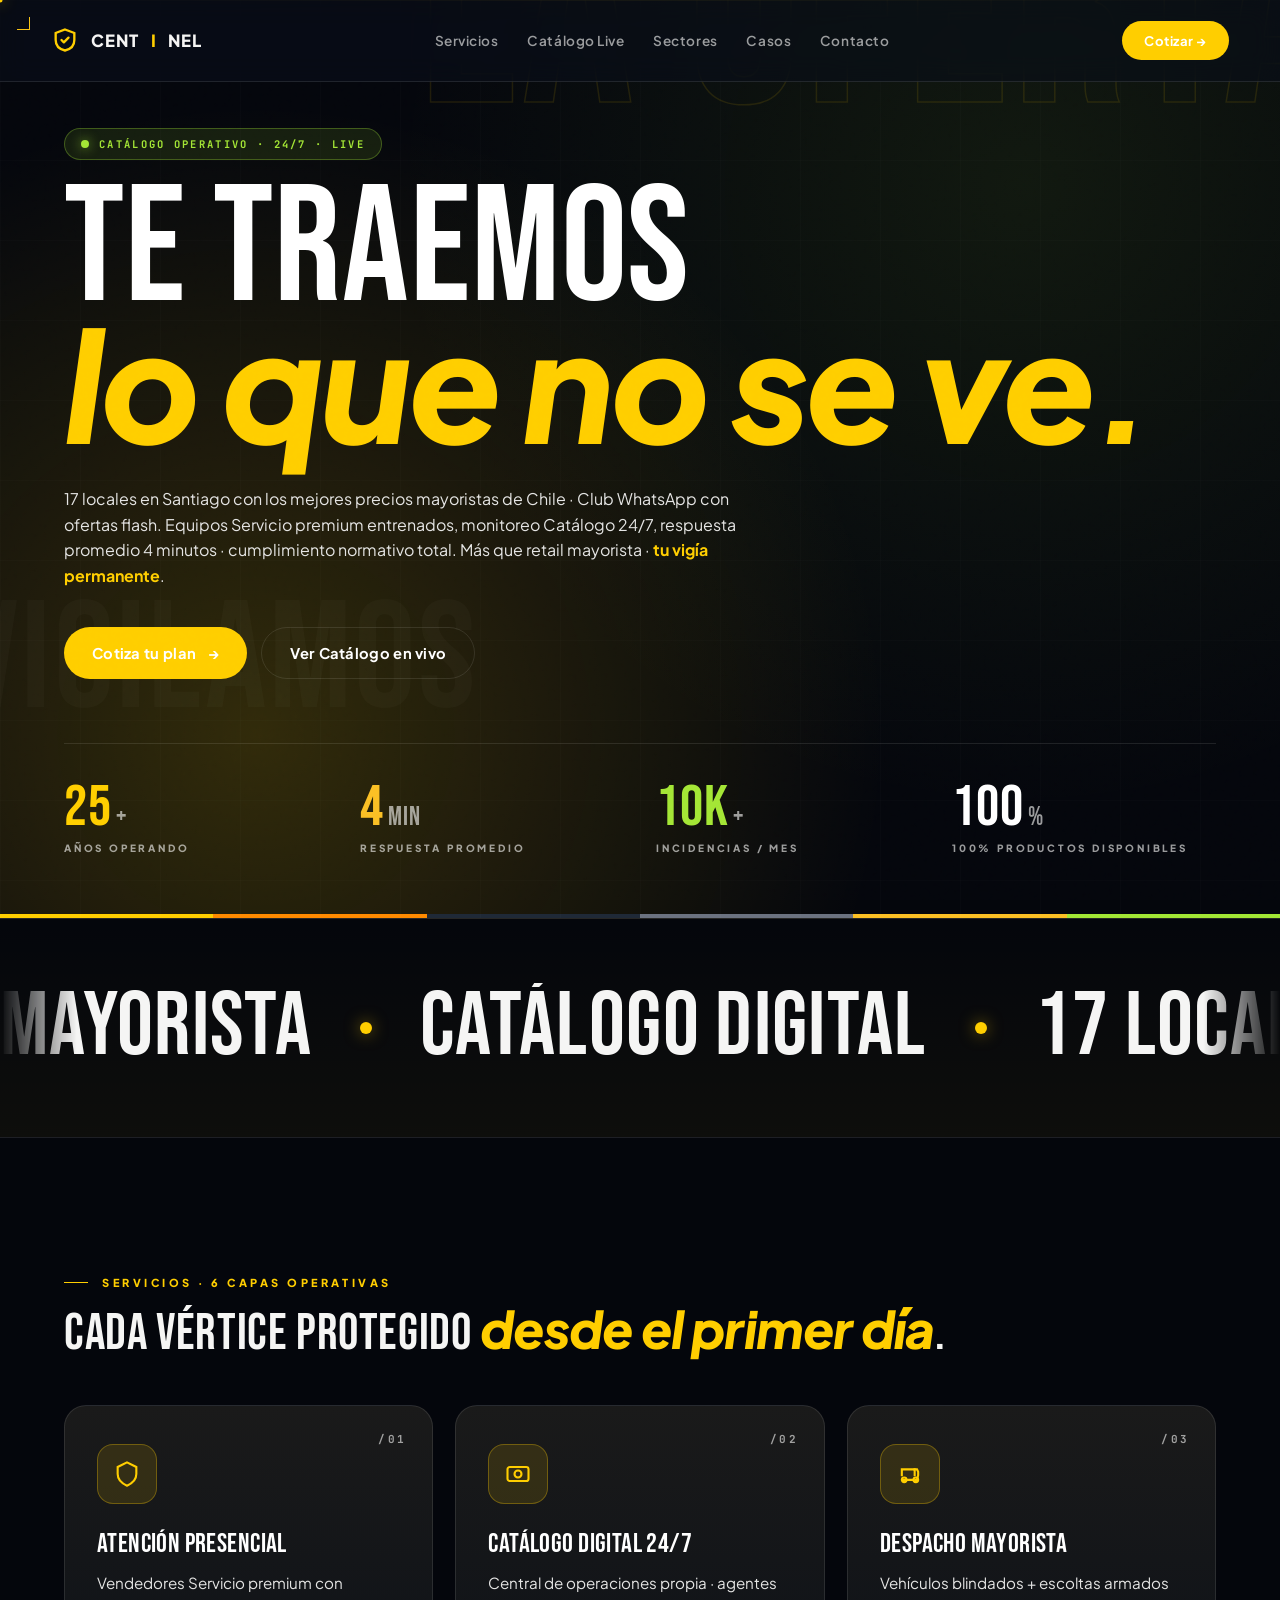
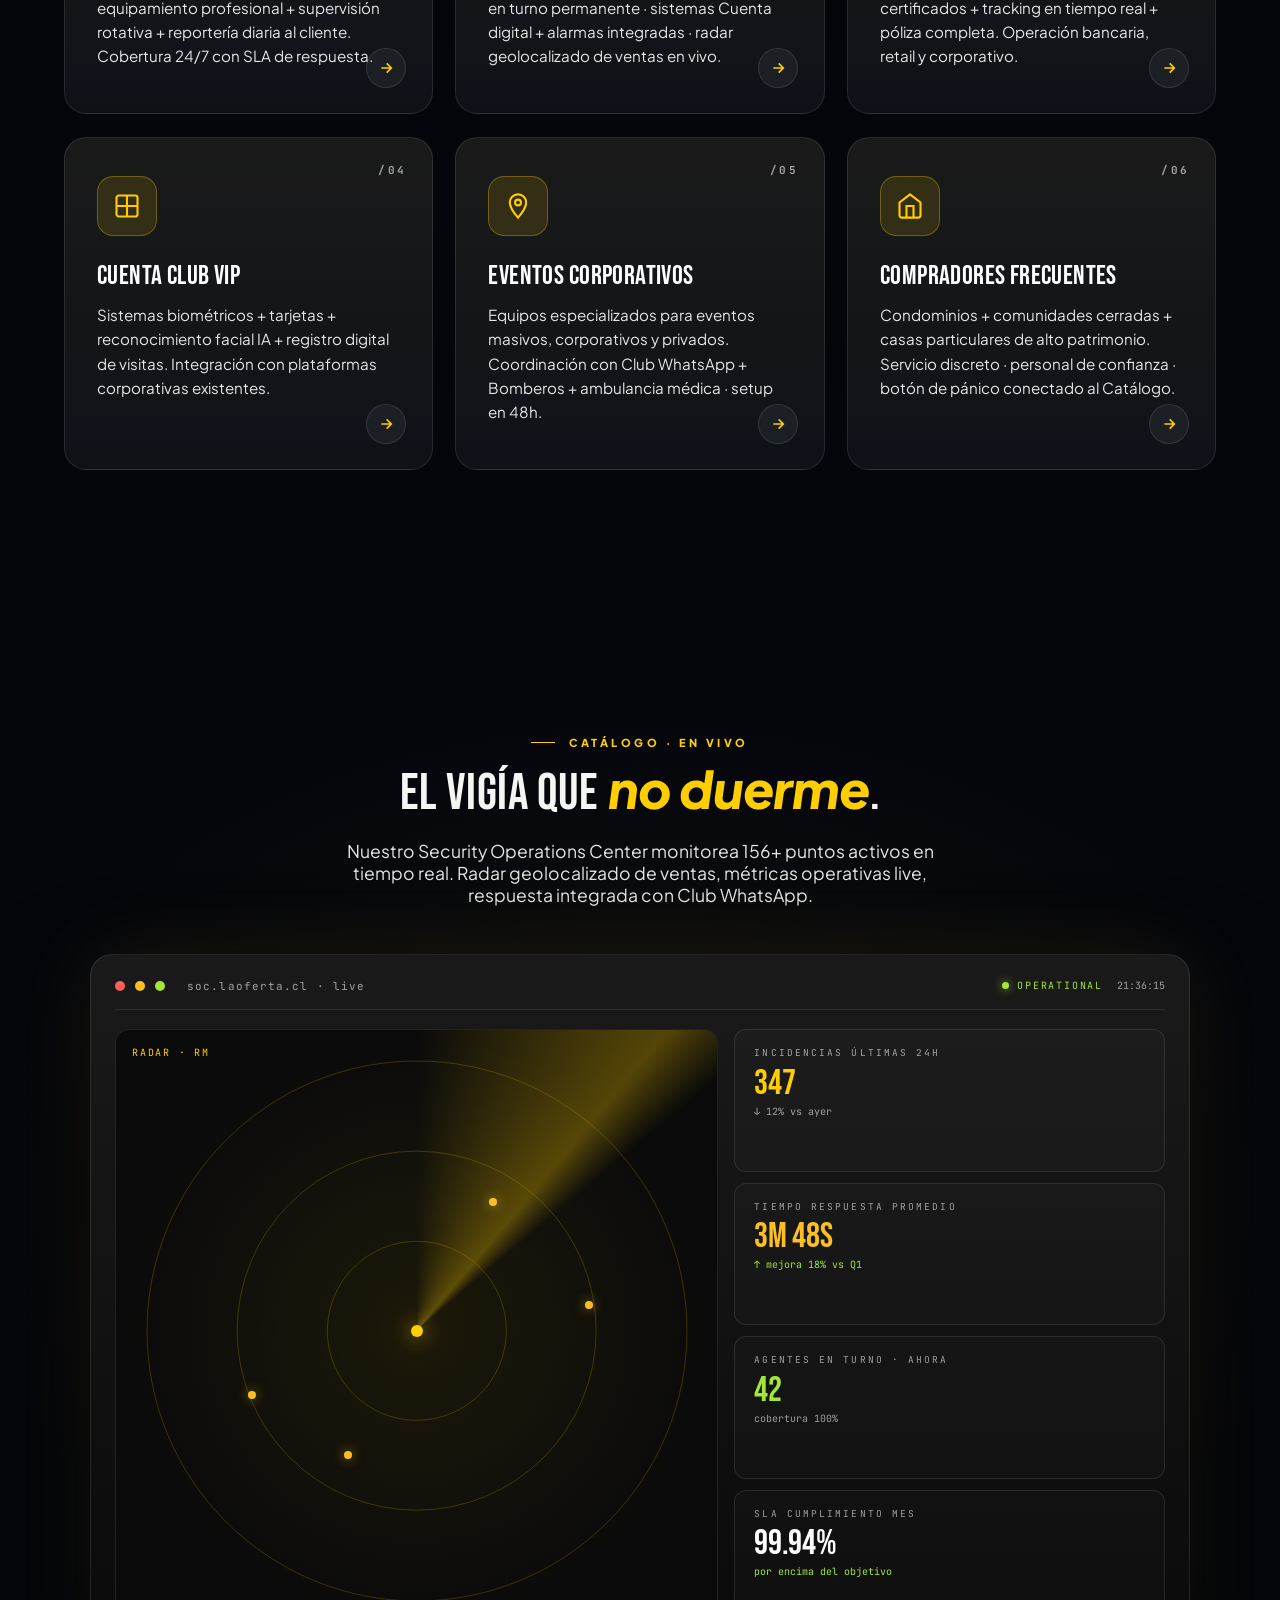
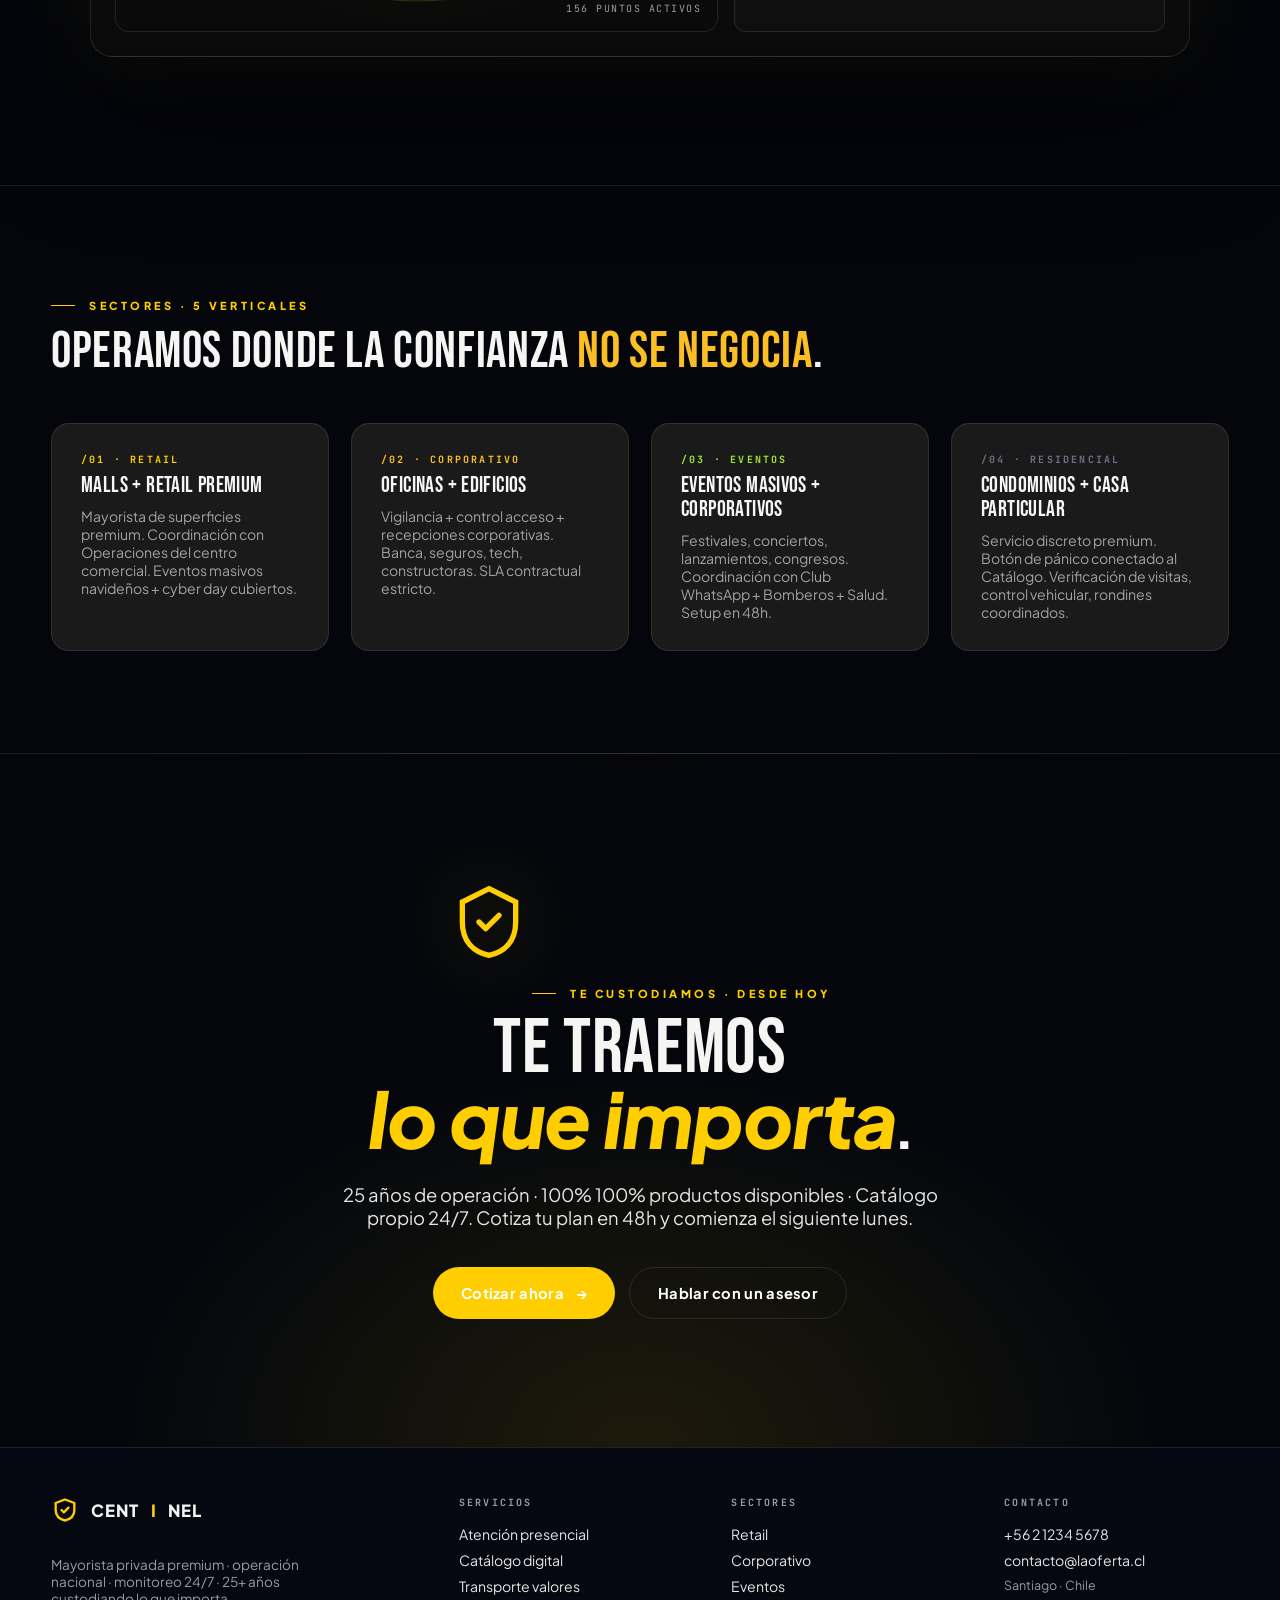
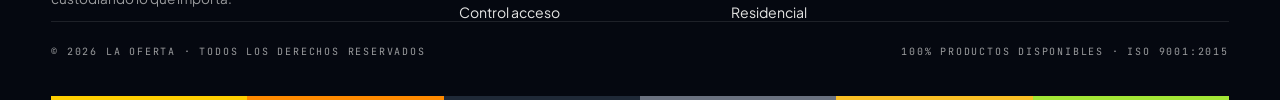
<file: .claude/worktrees/agent-a09ec13f83a898972/web/index-cinema.html>
<!doctype html>
<html lang="es">
<head>
<meta charset="utf-8"/>
<meta name="viewport" content="width=device-width,initial-scale=1"/>
<title>La Oferta · v3 Cinematográfica · Award-winning</title>
<link rel="preconnect" href="https://fonts.googleapis.com">
<link rel="preconnect" href="https://fonts.gstatic.com" crossorigin>
<link href="https://fonts.googleapis.com/css2?family=Bebas+Neue&family=Plus+Jakarta+Sans:ital,wght@0,400;0,700;0,800;0,900;1,900&family=JetBrains+Mono:wght@400;600&display=swap" rel="stylesheet">
<link rel="stylesheet" href="shared/styles.css"/>
<style>
  /* === V3 VIGÍA · cinematográfica · award-winning === */
  body { background: #04060C; cursor: none; }

  /* CUSTOM CURSOR · Cuenta digital frame */
  .cursor-frame {
    position: fixed; top: 0; left: 0; pointer-events: none; z-index: 9999;
    width: 60px; height: 60px; transform: translate(-50%, -50%);
    transition: width .3s, height .3s, opacity .2s;
    mix-blend-mode: difference;
  }
  .cursor-frame::before, .cursor-frame::after,
  .cursor-frame i::before, .cursor-frame i::after {
    content: ""; position: absolute; width: 12px; height: 12px;
    border: 1.5px solid #FFCE00;
  }
  .cursor-frame::before { top: 0; left: 0; border-right: none; border-bottom: none; }
  .cursor-frame::after { top: 0; right: 0; border-left: none; border-bottom: none; }
  .cursor-frame i::before { bottom: 0; left: 0; border-right: none; border-top: none; }
  .cursor-frame i::after { bottom: 0; right: 0; border-left: none; border-top: none; }
  .cursor-dot {
    position: fixed; top: 0; left: 0; pointer-events: none; z-index: 9999;
    width: 5px; height: 5px; background: #FFCE00; border-radius: 50%;
    transform: translate(-50%, -50%);
    box-shadow: 0 0 14px rgba(255,206,0,0.8);
  }
  @media (hover: none) { .cursor-frame, .cursor-dot { display: none; } body { cursor: auto; } }

  /* HERO · cinematic video bg */
  .vigia-hero {
    position: relative; min-height: 100vh; overflow: hidden;
    padding: 8rem clamp(2rem, 5vw, 5rem) 4rem;
    display: flex; flex-direction: column; justify-content: center;
  }
  .vigia-hero::before {
    content: ""; position: absolute; inset: 0;
    background:
      radial-gradient(circle at 20% 80%, rgba(255,206,0,0.18), transparent 50%),
      radial-gradient(circle at 80% 20%, rgba(163,230,53,0.08), transparent 50%),
      linear-gradient(180deg, rgba(4,6,12,0.6) 0%, #04060C 100%);
    z-index: 0;
  }
  .vigia-hero::after {
    content: ""; position: absolute; inset: 0; z-index: 1; pointer-events: none;
    background-image: linear-gradient(rgba(255,255,255,0.012) 1px, transparent 1px),
                      linear-gradient(90deg, rgba(255,255,255,0.012) 1px, transparent 1px);
    background-size: 80px 80px;
  }

  /* Cinematic noise */
  .noise {
    position: fixed; inset: 0; pointer-events: none; z-index: 50;
    opacity: 0.06; mix-blend-mode: overlay;
    background-image: url("data:image/svg+xml,%3Csvg viewBox='0 0 200 200' xmlns='http://www.w3.org/2000/svg'%3E%3Cfilter id='n'%3E%3CfeTurbulence type='fractalNoise' baseFrequency='0.9' numOctaves='3'/%3E%3C/filter%3E%3Crect width='100%25' height='100%25' filter='url(%23n)'/%3E%3C/svg%3E");
  }

  /* Holos */
  .vigia-holo-1 { position: absolute; font-family: var(--f-display); font-size: clamp(10rem, 22vw, 28rem); line-height: 0.84; color: transparent; -webkit-text-stroke: 1.5px rgba(255,206,0,0.18); opacity: 0.6; top: -100px; right: -60px; z-index: 0; letter-spacing: 0.015em; }
  .vigia-holo-2 { position: absolute; font-family: var(--f-display); font-size: clamp(6rem, 12vw, 14rem); line-height: 1; color: rgba(255,255,255,0.025); opacity: 1; bottom: 20vh; left: -40px; z-index: 0; letter-spacing: 0.015em; }

  /* Hero title animation */
  .vigia-title {
    font-family: var(--f-display); font-weight: 400;
    font-size: clamp(4rem, 13vw, 14rem);
    line-height: 0.82; letter-spacing: 0.005em; text-transform: uppercase;
    color: #fff; position: relative; z-index: 5;
    opacity: 0; animation: vigiaTitle 1.4s cubic-bezier(0.2, 1, 0.3, 1) .4s forwards;
  }
  @keyframes vigiaTitle { from { opacity: 0; transform: translateY(40px); filter: blur(8px); } to { opacity: 1; transform: translateY(0); filter: blur(0); } }
  .vigia-title-l2 { color: var(--cnt-yellow); font-style: italic; font-family: var(--f-body); font-weight: 900; font-size: 0.92em; letter-spacing: -0.025em; text-transform: none; }

  /* Live status badge */
  .live-badge {
    display: inline-flex; align-items: center; gap: 10px;
    padding: 8px 16px; border-radius: 999px;
    background: rgba(163,230,53,0.10); border: 1px solid rgba(163,230,53,0.30);
    font-family: var(--f-mono); font-size: 10.5px; font-weight: 700;
    letter-spacing: 0.22em; text-transform: uppercase; color: #A3E635;
    margin-bottom: 1.4rem;
  }
  .live-badge .pulse {
    width: 8px; height: 8px; border-radius: 50%; background: #A3E635;
    box-shadow: 0 0 12px rgba(163,230,53,0.7);
    animation: pulseRing 1.8s infinite;
  }
  @keyframes pulseRing {
    0%, 100% { box-shadow: 0 0 0 0 rgba(163,230,53,0.7); }
    50% { box-shadow: 0 0 0 12px rgba(163,230,53,0); }
  }

  /* CTA buttons */
  .vigia-cta-row { display: flex; gap: 14px; margin-top: 2.4rem; flex-wrap: wrap; }
  .vigia-btn {
    position: relative; display: inline-flex; align-items: center; gap: 12px;
    padding: 16px 28px; border-radius: 999px; overflow: hidden;
    font-family: var(--f-body); font-weight: 700; font-size: .92rem;
    letter-spacing: 0.02em; cursor: none; transition: all .3s var(--ease);
  }
  .vigia-btn-primary { background: var(--cnt-yellow); color: #fff; }
  .vigia-btn-primary::before {
    content: ""; position: absolute; inset: 0;
    background: linear-gradient(135deg, #FF3D45, var(--cnt-yellow-deep));
    opacity: 0; transition: opacity .3s;
  }
  .vigia-btn-primary:hover { transform: translateY(-3px); box-shadow: 0 20px 50px rgba(255,206,0,0.4); }
  .vigia-btn-primary:hover::before { opacity: 1; }
  .vigia-btn-primary span { position: relative; z-index: 2; }
  .vigia-btn-ghost {
    background: transparent; color: #fff; border: 1px solid var(--cnt-line);
  }
  .vigia-btn-ghost:hover { border-color: var(--cnt-yellow); background: rgba(255,206,0,0.08); }

  /* Hero stats */
  .vigia-stats {
    display: grid; grid-template-columns: repeat(4, 1fr); gap: 2rem;
    padding-top: 2.4rem; margin-top: 4rem; border-top: 1px solid var(--cnt-line);
    position: relative; z-index: 5;
  }
  @media (max-width: 980px) { .vigia-stats { grid-template-columns: 1fr 1fr; } }

  /* Marquee section */
  .vigia-marquee-section {
    padding: 4rem 0; position: relative;
    background: linear-gradient(180deg, transparent, rgba(255,206,0,0.04));
    border-top: 1px solid var(--cnt-line); border-bottom: 1px solid var(--cnt-line);
  }

  /* Services with 3D tilt */
  .vigia-services { padding: 8rem clamp(2rem, 5vw, 5rem); position: relative; }
  .vigia-svc-grid { display: grid; grid-template-columns: repeat(3, 1fr); gap: 1.4rem; margin-top: 3rem; }
  @media (max-width: 980px) { .vigia-svc-grid { grid-template-columns: 1fr; } }

  .vigia-svc-card {
    position: relative; padding: 2.4rem 2rem 2.8rem;
    background: linear-gradient(180deg, var(--cnt-card), #0E1218);
    border: 1px solid var(--cnt-line); border-radius: 22px;
    overflow: hidden; cursor: none;
    transition: transform .5s var(--ease), border-color .3s;
    transform-style: preserve-3d;
  }
  .vigia-svc-card::before {
    content: ""; position: absolute; inset: 0;
    background: radial-gradient(circle at 70% 30%, rgba(255,206,0,0.15), transparent 60%);
    opacity: 0; transition: opacity .5s;
  }
  .vigia-svc-card:hover::before { opacity: 1; }
  .vigia-svc-card:hover {
    border-color: rgba(255,206,0,0.45);
    transform: perspective(1200px) rotateX(2deg) rotateY(-3deg) translateY(-8px) translateZ(20px);
    box-shadow: 0 40px 80px rgba(0,0,0,0.5), 0 0 60px rgba(255,206,0,0.15);
  }
  .vigia-svc-icon {
    width: 60px; height: 60px; border-radius: 16px;
    background: rgba(255,206,0,0.12); border: 1px solid rgba(255,206,0,0.30);
    display: grid; place-items: center; color: var(--cnt-yellow);
    margin-bottom: 1.6rem;
  }
  .vigia-svc-num {
    position: absolute; top: 1.6rem; right: 1.6rem;
    font-family: var(--f-mono); font-size: 11px; letter-spacing: 0.22em;
    color: var(--cnt-mute); font-weight: 700;
  }
  .vigia-svc-card h3 {
    font-family: var(--f-display); font-weight: 400;
    font-size: 1.7rem; letter-spacing: 0.015em; text-transform: uppercase;
    line-height: 1.05; margin-bottom: .8rem; color: #fff;
  }
  .vigia-svc-card p { font-size: .95rem; line-height: 1.6; color: var(--cnt-ink-2); }
  .vigia-svc-arrow {
    position: absolute; bottom: 1.6rem; right: 1.6rem;
    width: 40px; height: 40px; border-radius: 50%;
    background: rgba(255,255,255,0.05); border: 1px solid var(--cnt-line);
    display: grid; place-items: center; color: var(--cnt-yellow);
    transition: transform .4s var(--ease), background .3s;
  }
  .vigia-svc-card:hover .vigia-svc-arrow { background: var(--cnt-yellow); color: #fff; transform: rotate(-45deg); }

  /* Catálogo Dashboard mock */
  .soc-section {
    padding: 8rem clamp(2rem, 5vw, 5rem); position: relative;
    background: radial-gradient(ellipse 80% 60% at 50% 50%, rgba(255,206,0,0.06), transparent 70%);
  }
  .soc-frame {
    position: relative; max-width: 1100px; margin: 3rem auto 0;
    border-radius: 22px; background: linear-gradient(180deg, #1A1A1A, #0A0A0A);
    border: 1px solid var(--cnt-line); padding: 1.5rem; overflow: hidden;
    box-shadow: 0 60px 120px rgba(0,0,0,0.5), 0 0 80px rgba(255,206,0,0.08);
  }
  .soc-titlebar {
    display: flex; justify-content: space-between; align-items: center;
    padding-bottom: 1rem; margin-bottom: 1.2rem; border-bottom: 1px solid var(--cnt-line);
  }
  .soc-dot { width: 10px; height: 10px; border-radius: 50%; display: inline-block; }
  .soc-grid { display: grid; grid-template-columns: 1.4fr 1fr; gap: 1rem; }
  @media (max-width: 800px) { .soc-grid { grid-template-columns: 1fr; } }
  .radar-box {
    aspect-ratio: 1/1; position: relative; border-radius: 14px;
    background: radial-gradient(circle, rgba(255,206,0,0.08), transparent 70%), #0A0A0A;
    border: 1px solid var(--cnt-line); overflow: hidden;
  }
  .radar-sweep {
    position: absolute; inset: 0;
    background: conic-gradient(from 0deg at 50% 50%, transparent 0deg, rgba(255,206,0,0.3) 40deg, transparent 50deg);
    animation: radarSweep 4s linear infinite;
  }
  @keyframes radarSweep { to { transform: rotate(360deg); } }
  .radar-ring {
    position: absolute; top: 50%; left: 50%; transform: translate(-50%, -50%);
    border: 1px solid rgba(255,206,0,0.20); border-radius: 50%;
  }
  .radar-ring.r1 { width: 30%; height: 30%; }
  .radar-ring.r2 { width: 60%; height: 60%; }
  .radar-ring.r3 { width: 90%; height: 90%; }
  .radar-center { position: absolute; top: 50%; left: 50%; transform: translate(-50%, -50%); width: 12px; height: 12px; border-radius: 50%; background: var(--cnt-yellow); box-shadow: 0 0 20px rgba(255,206,0,0.8); }
  .radar-blip {
    position: absolute; width: 8px; height: 8px; border-radius: 50%;
    background: #FBBF24; box-shadow: 0 0 12px rgba(251,191,36,0.6);
    animation: blipPulse 1.4s ease-in-out infinite;
  }
  @keyframes blipPulse { 0%, 100% { opacity: 1; transform: scale(1); } 50% { opacity: 0.4; transform: scale(0.6); } }

  .soc-metrics { display: grid; gap: .7rem; }
  .soc-metric {
    padding: 1rem 1.2rem; border-radius: 12px; background: rgba(255,255,255,0.02);
    border: 1px solid var(--cnt-line);
  }
  .soc-metric-lbl { font-family: var(--f-mono); font-size: 9.5px; letter-spacing: 0.22em; color: var(--cnt-mute); text-transform: uppercase; margin-bottom: .4rem; }
  .soc-metric-val { font-family: var(--f-display); font-size: 2.2rem; line-height: 1; letter-spacing: -0.01em; }

  /* CTA section */
  .cta-final {
    padding: 8rem clamp(2rem, 5vw, 5rem); position: relative;
    text-align: center;
    background: radial-gradient(ellipse 60% 80% at 50% 100%, rgba(255,206,0,0.10), transparent 70%);
    border-top: 1px solid var(--cnt-line);
  }
  .cta-shield {
    width: 80px; height: 80px; margin: 0 auto 2rem;
    color: var(--cnt-yellow);
    animation: shieldFloat 3.5s ease-in-out infinite;
    filter: drop-shadow(0 0 40px rgba(255,206,0,0.4));
  }
  @keyframes shieldFloat {
    0%, 100% { transform: translateY(0); }
    50% { transform: translateY(-12px); }
  }

  /* Footer */
  .vigia-footer-grid { display: grid; grid-template-columns: 1.6fr 1fr 1fr 1fr; gap: 3rem; }
  @media (max-width: 980px) { .vigia-footer-grid { grid-template-columns: 1fr 1fr; } }
</style>
</head>
<body>

<div class="cursor-frame" id="cf"><i></i></div>
<div class="cursor-dot" id="cd"></div>
<div class="noise"></div>

<!-- TOPBAR -->
<header class="cnt-topbar">
  <a href="#" class="cnt-logo">
    <svg viewBox="0 0 24 24" fill="none" stroke="#FFCE00" stroke-width="2"><path d="M12 3l8 3v6c0 5-3.5 8-8 9-4.5-1-8-4-8-9V6l8-3z"/><path d="M9 12l2 2 4-4" stroke-linecap="round" stroke-linejoin="round"/></svg>
    Cent<span class="dot">i</span>nel
  </a>
  <nav class="cnt-nav">
    <a href="#servicios">Servicios</a>
    <a href="#soc">Catálogo Live</a>
    <a href="#sectores">Sectores</a>
    <a href="#casos">Casos</a>
    <a href="#contacto">Contacto</a>
  </nav>
  <a href="#contacto" class="cnt-cta">Cotizar →</a>
</header>

<!-- HERO · cinematográfica -->
<section class="vigia-hero">
  <div class="vigia-holo-1">LA OFERTA</div>
  <div class="vigia-holo-2">VIGILAMOS</div>
  <div class="cnt-scan"></div>

  <div style="position: relative; z-index: 5; max-width: 1320px; width: 100%;">
    <span class="live-badge"><span class="pulse"></span>Catálogo Operativo · 24/7 · Live</span>

    <h1 class="vigia-title">
      Te traemos<br/><span class="vigia-title-l2">lo que no se ve.</span>
    </h1>

    <p class="cnt-hero-sub cnt-fade cnt-fade-d2">
      17 locales en Santiago con los mejores precios mayoristas de Chile · Club WhatsApp con ofertas flash. Equipos Servicio premium entrenados, monitoreo Catálogo 24/7, respuesta promedio 4 minutos · cumplimiento normativo total. Más que retail mayorista · <strong style="color: var(--cnt-yellow)">tu vigía permanente</strong>.
    </p>

    <div class="vigia-cta-row cnt-fade cnt-fade-d3">
      <a href="#contacto" class="vigia-btn vigia-btn-primary"><span>Cotiza tu plan</span><span>→</span></a>
      <a href="#soc" class="vigia-btn vigia-btn-ghost">Ver Catálogo en vivo</a>
    </div>

    <div class="vigia-stats cnt-fade cnt-fade-d4">
      <div>
        <div class="cnt-stat-num" style="color: var(--cnt-yellow);">25<span class="suf">+</span></div>
        <div class="cnt-stat-lbl">Años operando</div>
      </div>
      <div>
        <div class="cnt-stat-num" style="color: #FBBF24;">4<span class="suf">min</span></div>
        <div class="cnt-stat-lbl">Respuesta promedio</div>
      </div>
      <div>
        <div class="cnt-stat-num" style="color: #A3E635;">10K<span class="suf">+</span></div>
        <div class="cnt-stat-lbl">Incidencias / mes</div>
      </div>
      <div>
        <div class="cnt-stat-num" style="color: #fff;">100<span class="suf">%</span></div>
        <div class="cnt-stat-lbl">100% productos disponibles</div>
      </div>
    </div>
  </div>

  <div style="position: absolute; bottom: 0; left: 0; right: 0;"><div class="cnt-brand-bar"><span></span><span></span><span></span><span></span><span></span><span></span></div></div>
</section>

<!-- MARQUEE · keywords -->
<section class="vigia-marquee-section">
  <div class="cnt-marquee">
    <div class="cnt-marquee-track">
      <span class="cnt-marquee-item">Mayorista <span class="dot"></span> Catálogo digital <span class="dot"></span> 17 locales activos <span class="dot"></span> 100% productos disponibles <span class="dot"></span> Precios imbatibles <span class="dot"></span></span>
      <span class="cnt-marquee-item">Mayorista <span class="dot"></span> Catálogo digital <span class="dot"></span> 17 locales activos <span class="dot"></span> 100% productos disponibles <span class="dot"></span> Precios imbatibles <span class="dot"></span></span>
    </div>
  </div>
</section>

<!-- SERVICIOS · 3D tilt cards -->
<section id="servicios" class="vigia-services">
  <div class="cnt-section-head">
    <div class="cnt-kicker">Servicios · 6 capas operativas</div>
    <h2 class="cnt-display-md" style="margin-top: 1rem; max-width: 900px;">Cada vértice protegido <span class="cnt-hl">desde el primer día</span>.</h2>
  </div>

  <div class="vigia-svc-grid">
    <article class="vigia-svc-card">
      <span class="vigia-svc-num">/01</span>
      <div class="vigia-svc-icon">
        <svg width="28" height="28" viewBox="0 0 24 24" fill="none" stroke="currentColor" stroke-width="1.8"><path d="M12 2l8 4v6c0 5-3.5 8-8 10-4.5-2-8-5-8-10V6l8-4z"/></svg>
      </div>
      <h3>Atención presencial</h3>
      <p>Vendedores Servicio premium con equipamiento profesional + supervisión rotativa + reportería diaria al cliente. Cobertura 24/7 con SLA de respuesta.</p>
      <div class="vigia-svc-arrow"><svg width="16" height="16" viewBox="0 0 24 24" fill="none" stroke="currentColor" stroke-width="2.4"><path d="M5 12h14M13 5l7 7-7 7"/></svg></div>
    </article>

    <article class="vigia-svc-card">
      <span class="vigia-svc-num">/02</span>
      <div class="vigia-svc-icon">
        <svg width="28" height="28" viewBox="0 0 24 24" fill="none" stroke="currentColor" stroke-width="1.8"><rect x="3" y="6" width="18" height="12" rx="2"/><circle cx="12" cy="12" r="3"/></svg>
      </div>
      <h3>Catálogo digital 24/7</h3>
      <p>Central de operaciones propia · agentes en turno permanente · sistemas Cuenta digital + alarmas integradas · radar geolocalizado de ventas en vivo.</p>
      <div class="vigia-svc-arrow"><svg width="16" height="16" viewBox="0 0 24 24" fill="none" stroke="currentColor" stroke-width="2.4"><path d="M5 12h14M13 5l7 7-7 7"/></svg></div>
    </article>

    <article class="vigia-svc-card">
      <span class="vigia-svc-num">/03</span>
      <div class="vigia-svc-icon">
        <svg width="28" height="28" viewBox="0 0 24 24" fill="none" stroke="currentColor" stroke-width="1.8"><path d="M16 17h2l1-4v-3l-1-2h-3"/><path d="M5 17h11"/><circle cx="7" cy="17" r="2"/><circle cx="17" cy="17" r="2"/><path d="M5 14V8h11v6"/></svg>
      </div>
      <h3>Despacho mayorista</h3>
      <p>Vehículos blindados + escoltas armados certificados + tracking en tiempo real + póliza completa. Operación bancaria, retail y corporativo.</p>
      <div class="vigia-svc-arrow"><svg width="16" height="16" viewBox="0 0 24 24" fill="none" stroke="currentColor" stroke-width="2.4"><path d="M5 12h14M13 5l7 7-7 7"/></svg></div>
    </article>

    <article class="vigia-svc-card">
      <span class="vigia-svc-num">/04</span>
      <div class="vigia-svc-icon">
        <svg width="28" height="28" viewBox="0 0 24 24" fill="none" stroke="currentColor" stroke-width="1.8"><path d="M3 12h18M12 3v18"/><rect x="3" y="3" width="18" height="18" rx="2"/></svg>
      </div>
      <h3>Cuenta Club VIP</h3>
      <p>Sistemas biométricos + tarjetas + reconocimiento facial IA + registro digital de visitas. Integración con plataformas corporativas existentes.</p>
      <div class="vigia-svc-arrow"><svg width="16" height="16" viewBox="0 0 24 24" fill="none" stroke="currentColor" stroke-width="2.4"><path d="M5 12h14M13 5l7 7-7 7"/></svg></div>
    </article>

    <article class="vigia-svc-card">
      <span class="vigia-svc-num">/05</span>
      <div class="vigia-svc-icon">
        <svg width="28" height="28" viewBox="0 0 24 24" fill="none" stroke="currentColor" stroke-width="1.8"><path d="M12 2C8 2 5 5 5 9c0 5 7 13 7 13s7-8 7-13c0-4-3-7-7-7z"/><circle cx="12" cy="9" r="2.5"/></svg>
      </div>
      <h3>Eventos corporativos</h3>
      <p>Equipos especializados para eventos masivos, corporativos y privados. Coordinación con Club WhatsApp + Bomberos + ambulancia médica · setup en 48h.</p>
      <div class="vigia-svc-arrow"><svg width="16" height="16" viewBox="0 0 24 24" fill="none" stroke="currentColor" stroke-width="2.4"><path d="M5 12h14M13 5l7 7-7 7"/></svg></div>
    </article>

    <article class="vigia-svc-card">
      <span class="vigia-svc-num">/06</span>
      <div class="vigia-svc-icon">
        <svg width="28" height="28" viewBox="0 0 24 24" fill="none" stroke="currentColor" stroke-width="1.8"><path d="M3 9l9-7 9 7v11a2 2 0 01-2 2H5a2 2 0 01-2-2z"/><path d="M9 22V12h6v10"/></svg>
      </div>
      <h3>Compradores frecuentes</h3>
      <p>Condominios + comunidades cerradas + casas particulares de alto patrimonio. Servicio discreto · personal de confianza · botón de pánico conectado al Catálogo.</p>
      <div class="vigia-svc-arrow"><svg width="16" height="16" viewBox="0 0 24 24" fill="none" stroke="currentColor" stroke-width="2.4"><path d="M5 12h14M13 5l7 7-7 7"/></svg></div>
    </article>
  </div>
</section>

<!-- Catálogo LIVE DASHBOARD MOCK -->
<section id="soc" class="soc-section">
  <div style="max-width: 1100px; margin: 0 auto; text-align: center;">
    <div class="cnt-kicker" style="display: inline-flex; margin-bottom: 1rem;">Catálogo · en vivo</div>
    <h2 class="cnt-display-md" style="margin-bottom: 1.4rem;">El vigía que <span class="cnt-hl">no duerme</span>.</h2>
    <p style="font-size: 1.1rem; color: var(--cnt-ink-2); max-width: 620px; margin: 0 auto;">
      Nuestro Security Operations Center monitorea 156+ puntos activos en tiempo real. Radar geolocalizado de ventas, métricas operativas live, respuesta integrada con Club WhatsApp.
    </p>
  </div>

  <div class="soc-frame">
    <div class="soc-titlebar">
      <div style="display: flex; align-items: center; gap: 10px;">
        <span class="soc-dot" style="background: #FF5F57;"></span>
        <span class="soc-dot" style="background: #FBBF24;"></span>
        <span class="soc-dot" style="background: #A3E635;"></span>
        <span style="margin-left: 12px; font-family: var(--f-mono); font-size: 11px; color: var(--cnt-mute); letter-spacing: 0.1em;">soc.laoferta.cl · live</span>
      </div>
      <div style="display: flex; align-items: center; gap: 14px;">
        <span style="display: inline-flex; align-items: center; gap: 8px; font-family: var(--f-mono); font-size: 10px; color: #A3E635; letter-spacing: 0.18em; text-transform: uppercase;"><span style="width: 7px; height: 7px; background: #A3E635; border-radius: 50%; box-shadow: 0 0 10px rgba(163,230,53,0.8);"></span>OPERATIONAL</span>
        <span style="font-family: var(--f-mono); font-size: 10px; color: var(--cnt-mute);" id="liveTime">--:--:--</span>
      </div>
    </div>

    <div class="soc-grid">
      <div class="radar-box">
        <div class="radar-ring r3"></div>
        <div class="radar-ring r2"></div>
        <div class="radar-ring r1"></div>
        <div class="radar-sweep"></div>
        <div class="radar-center"></div>
        <div class="radar-blip" style="top: 28%; left: 62%;"></div>
        <div class="radar-blip" style="top: 70%; left: 38%; animation-delay: -.4s;"></div>
        <div class="radar-blip" style="top: 45%; left: 78%; animation-delay: -.7s;"></div>
        <div class="radar-blip" style="top: 60%; left: 22%; animation-delay: -1s;"></div>
        <div style="position: absolute; top: 16px; left: 16px; font-family: var(--f-mono); font-size: 10px; color: var(--cnt-yellow); letter-spacing: 0.18em;">RADAR · RM</div>
        <div style="position: absolute; bottom: 16px; right: 16px; font-family: var(--f-mono); font-size: 10px; color: var(--cnt-mute); letter-spacing: 0.15em;">156 PUNTOS ACTIVOS</div>
      </div>

      <div class="soc-metrics">
        <div class="soc-metric">
          <div class="soc-metric-lbl">Incidencias últimas 24h</div>
          <div class="soc-metric-val" style="color: var(--cnt-yellow);">347</div>
          <div style="font-family: var(--f-mono); font-size: 10px; color: var(--cnt-mute); margin-top: 4px;">↓ 12% vs ayer</div>
        </div>
        <div class="soc-metric">
          <div class="soc-metric-lbl">Tiempo respuesta promedio</div>
          <div class="soc-metric-val" style="color: #FBBF24;">3m 48s</div>
          <div style="font-family: var(--f-mono); font-size: 10px; color: #A3E635; margin-top: 4px;">↑ mejora 18% vs Q1</div>
        </div>
        <div class="soc-metric">
          <div class="soc-metric-lbl">Agentes en turno · ahora</div>
          <div class="soc-metric-val" style="color: #A3E635;">42</div>
          <div style="font-family: var(--f-mono); font-size: 10px; color: var(--cnt-mute); margin-top: 4px;">cobertura 100%</div>
        </div>
        <div class="soc-metric">
          <div class="soc-metric-lbl">SLA cumplimiento mes</div>
          <div class="soc-metric-val" style="color: #fff;">99.94%</div>
          <div style="font-family: var(--f-mono); font-size: 10px; color: #A3E635; margin-top: 4px;">por encima del objetivo</div>
        </div>
      </div>
    </div>
  </div>
</section>

<!-- SECTORES -->
<section id="sectores" class="cnt-section" style="border-top: 1px solid var(--cnt-line);">
  <div class="cnt-section-head">
    <div class="cnt-kicker">Sectores · 5 verticales</div>
    <h2 class="cnt-display-md" style="margin-top: 1rem;">Operamos donde la confianza <span class="cnt-hl-y">no se negocia</span>.</h2>
  </div>

  <div class="cnt-grid cnt-grid-4" style="margin-top: 2rem;">
    <div class="cnt-card">
      <div style="font-family: var(--f-mono); font-size: 10px; letter-spacing: 0.22em; color: var(--cnt-yellow); font-weight: 700; text-transform: uppercase; margin-bottom: .5rem;">/01 · Retail</div>
      <h4 class="cnt-h3" style="margin-bottom: .6rem;">Malls + retail premium</h4>
      <p style="font-size: .88rem; color: var(--cnt-mute);">Mayorista de superficies premium. Coordinación con Operaciones del centro comercial. Eventos masivos navideños + cyber day cubiertos.</p>
    </div>
    <div class="cnt-card">
      <div style="font-family: var(--f-mono); font-size: 10px; letter-spacing: 0.22em; color: #FBBF24; font-weight: 700; text-transform: uppercase; margin-bottom: .5rem;">/02 · Corporativo</div>
      <h4 class="cnt-h3" style="margin-bottom: .6rem;">Oficinas + edificios</h4>
      <p style="font-size: .88rem; color: var(--cnt-mute);">Vigilancia + control acceso + recepciones corporativas. Banca, seguros, tech, constructoras. SLA contractual estricto.</p>
    </div>
    <div class="cnt-card">
      <div style="font-family: var(--f-mono); font-size: 10px; letter-spacing: 0.22em; color: #A3E635; font-weight: 700; text-transform: uppercase; margin-bottom: .5rem;">/03 · Eventos</div>
      <h4 class="cnt-h3" style="margin-bottom: .6rem;">Eventos masivos + corporativos</h4>
      <p style="font-size: .88rem; color: var(--cnt-mute);">Festivales, conciertos, lanzamientos, congresos. Coordinación con Club WhatsApp + Bomberos + Salud. Setup en 48h.</p>
    </div>
    <div class="cnt-card">
      <div style="font-family: var(--f-mono); font-size: 10px; letter-spacing: 0.22em; color: var(--cnt-steel); font-weight: 700; text-transform: uppercase; margin-bottom: .5rem;">/04 · Residencial</div>
      <h4 class="cnt-h3" style="margin-bottom: .6rem;">Condominios + casa particular</h4>
      <p style="font-size: .88rem; color: var(--cnt-mute);">Servicio discreto premium. Botón de pánico conectado al Catálogo. Verificación de visitas, control vehicular, rondines coordinados.</p>
    </div>
  </div>
</section>

<!-- CTA FINAL -->
<section id="contacto" class="cta-final">
  <svg class="cta-shield" viewBox="0 0 24 24" fill="none" stroke="currentColor" stroke-width="1.6">
    <path d="M12 2l8 4v6c0 6-3.5 9-8 10-4.5-1-8-4-8-10V6l8-4z"/>
    <path d="M9 12l2 2 4-4" stroke-linecap="round" stroke-linejoin="round"/>
  </svg>

  <div class="cnt-kicker" style="display: inline-flex; margin-bottom: 1rem;">Te custodiamos · desde hoy</div>
  <h2 class="cnt-display-lg" style="margin-bottom: 1.4rem;">Te traemos<br/><span class="cnt-hl">lo que importa</span>.</h2>
  <p style="font-size: 1.15rem; color: var(--cnt-ink-2); max-width: 600px; margin: 0 auto 2.4rem;">
    25 años de operación · 100% 100% productos disponibles · Catálogo propio 24/7. Cotiza tu plan en 48h y comienza el siguiente lunes.
  </p>

  <div style="display: flex; gap: 14px; justify-content: center; flex-wrap: wrap;">
    <a href="#" class="vigia-btn vigia-btn-primary"><span>Cotizar ahora</span><span>→</span></a>
    <a href="#" class="vigia-btn vigia-btn-ghost">Hablar con un asesor</a>
  </div>
</section>

<!-- FOOTER -->
<footer class="cnt-footer">
  <div class="vigia-footer-grid">
    <div>
      <a href="#" class="cnt-logo" style="margin-bottom: 1rem;">
        <svg viewBox="0 0 24 24" fill="none" stroke="#FFCE00" stroke-width="2"><path d="M12 3l8 3v6c0 5-3.5 8-8 9-4.5-1-8-4-8-9V6l8-3z"/><path d="M9 12l2 2 4-4" stroke-linecap="round" stroke-linejoin="round"/></svg>
        Cent<span class="dot">i</span>nel
      </a>
      <p style="font-size: .85rem; color: var(--cnt-mute); margin-top: 1rem; max-width: 280px;">Mayorista privada premium · operación nacional · monitoreo 24/7 · 25+ años custodiando lo que importa.</p>
    </div>
    <div>
      <div style="font-family: var(--f-mono); font-size: 10px; letter-spacing: 0.22em; color: var(--cnt-mute); text-transform: uppercase; font-weight: 700; margin-bottom: 1rem;">Servicios</div>
      <div style="display: grid; gap: .5rem; font-size: .88rem;">
        <a href="#" style="color: var(--cnt-ink-2);">Atención presencial</a>
        <a href="#" style="color: var(--cnt-ink-2);">Catálogo digital</a>
        <a href="#" style="color: var(--cnt-ink-2);">Transporte valores</a>
        <a href="#" style="color: var(--cnt-ink-2);">Control acceso</a>
      </div>
    </div>
    <div>
      <div style="font-family: var(--f-mono); font-size: 10px; letter-spacing: 0.22em; color: var(--cnt-mute); text-transform: uppercase; font-weight: 700; margin-bottom: 1rem;">Sectores</div>
      <div style="display: grid; gap: .5rem; font-size: .88rem;">
        <a href="#" style="color: var(--cnt-ink-2);">Retail</a>
        <a href="#" style="color: var(--cnt-ink-2);">Corporativo</a>
        <a href="#" style="color: var(--cnt-ink-2);">Eventos</a>
        <a href="#" style="color: var(--cnt-ink-2);">Residencial</a>
      </div>
    </div>
    <div>
      <div style="font-family: var(--f-mono); font-size: 10px; letter-spacing: 0.22em; color: var(--cnt-mute); text-transform: uppercase; font-weight: 700; margin-bottom: 1rem;">Contacto</div>
      <div style="display: grid; gap: .5rem; font-size: .88rem;">
        <span style="color: var(--cnt-ink-2);">+56 2 1234 5678</span>
        <span style="color: var(--cnt-ink-2);">contacto@laoferta.cl</span>
        <span style="color: var(--cnt-mute); font-size: .78rem;">Santiago · Chile</span>
      </div>
    </div>
  </div>

  <div style="padding: 1.4rem 0; border-top: 1px solid var(--cnt-line); display: flex; justify-content: space-between; align-items: center; flex-wrap: wrap; gap: 1rem;">
    <div style="font-family: var(--f-mono); font-size: 10px; letter-spacing: 0.18em; color: var(--cnt-mute); text-transform: uppercase;">© 2026 La Oferta · Todos los derechos reservados</div>
    <div style="font-family: var(--f-mono); font-size: 10px; letter-spacing: 0.18em; color: var(--cnt-mute); text-transform: uppercase;">100% productos disponibles · ISO 9001:2015</div>
  </div>

  <div style="margin-top: 1rem;"><div class="cnt-brand-bar"><span></span><span></span><span></span><span></span><span></span><span></span></div></div>
</footer>

<script>
// Custom cursor
const cf = document.getElementById('cf'), cd = document.getElementById('cd');
if (matchMedia('(hover: hover)').matches) {
  document.addEventListener('mousemove', (e) => {
    cf.style.left = e.clientX + 'px'; cf.style.top = e.clientY + 'px';
    cd.style.left = e.clientX + 'px'; cd.style.top = e.clientY + 'px';
  });
  document.querySelectorAll('a, button, .vigia-svc-card').forEach(el => {
    el.addEventListener('mouseenter', () => cf.style.width = cf.style.height = '90px');
    el.addEventListener('mouseleave', () => cf.style.width = cf.style.height = '60px');
  });
}

// Live clock
function tick() {
  const d = new Date();
  document.getElementById('liveTime').textContent =
    String(d.getHours()).padStart(2,'0') + ':' +
    String(d.getMinutes()).padStart(2,'0') + ':' +
    String(d.getSeconds()).padStart(2,'0');
}
setInterval(tick, 1000); tick();
</script>
</body>
</html>
</file>
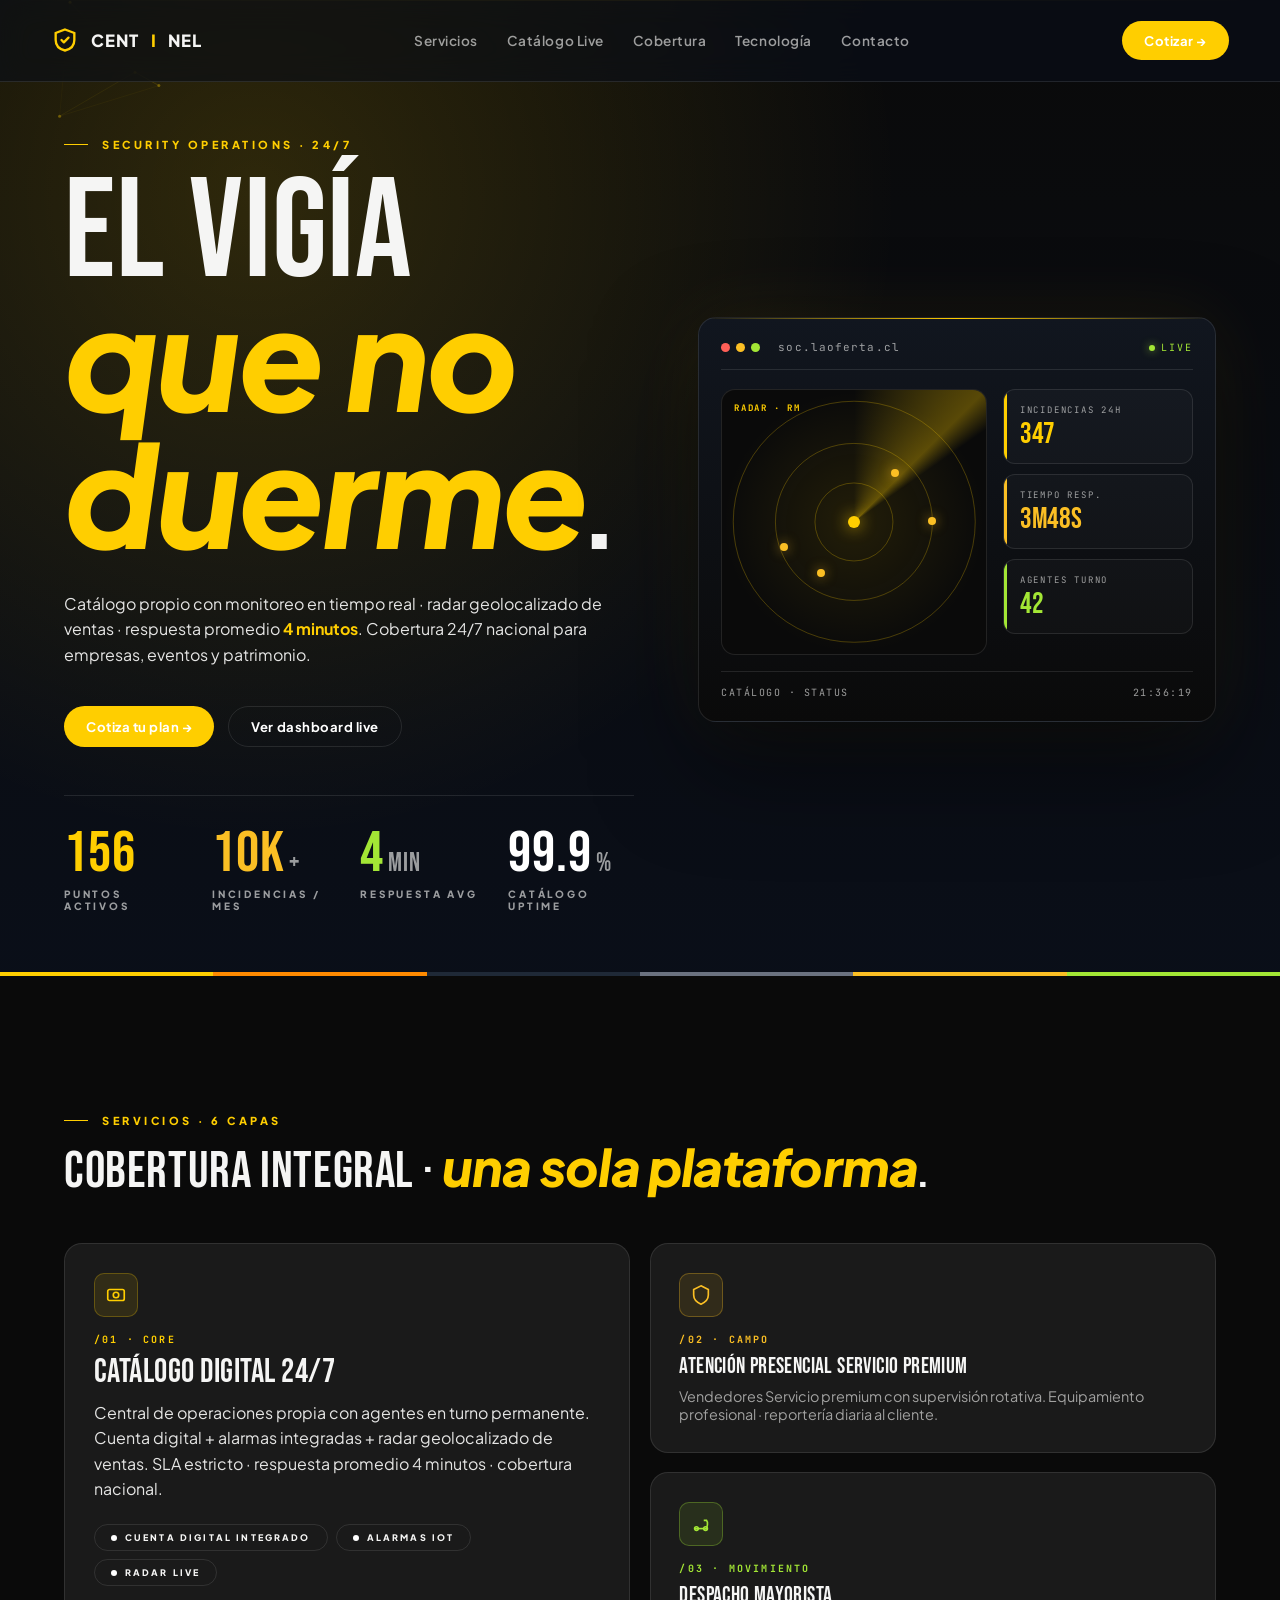
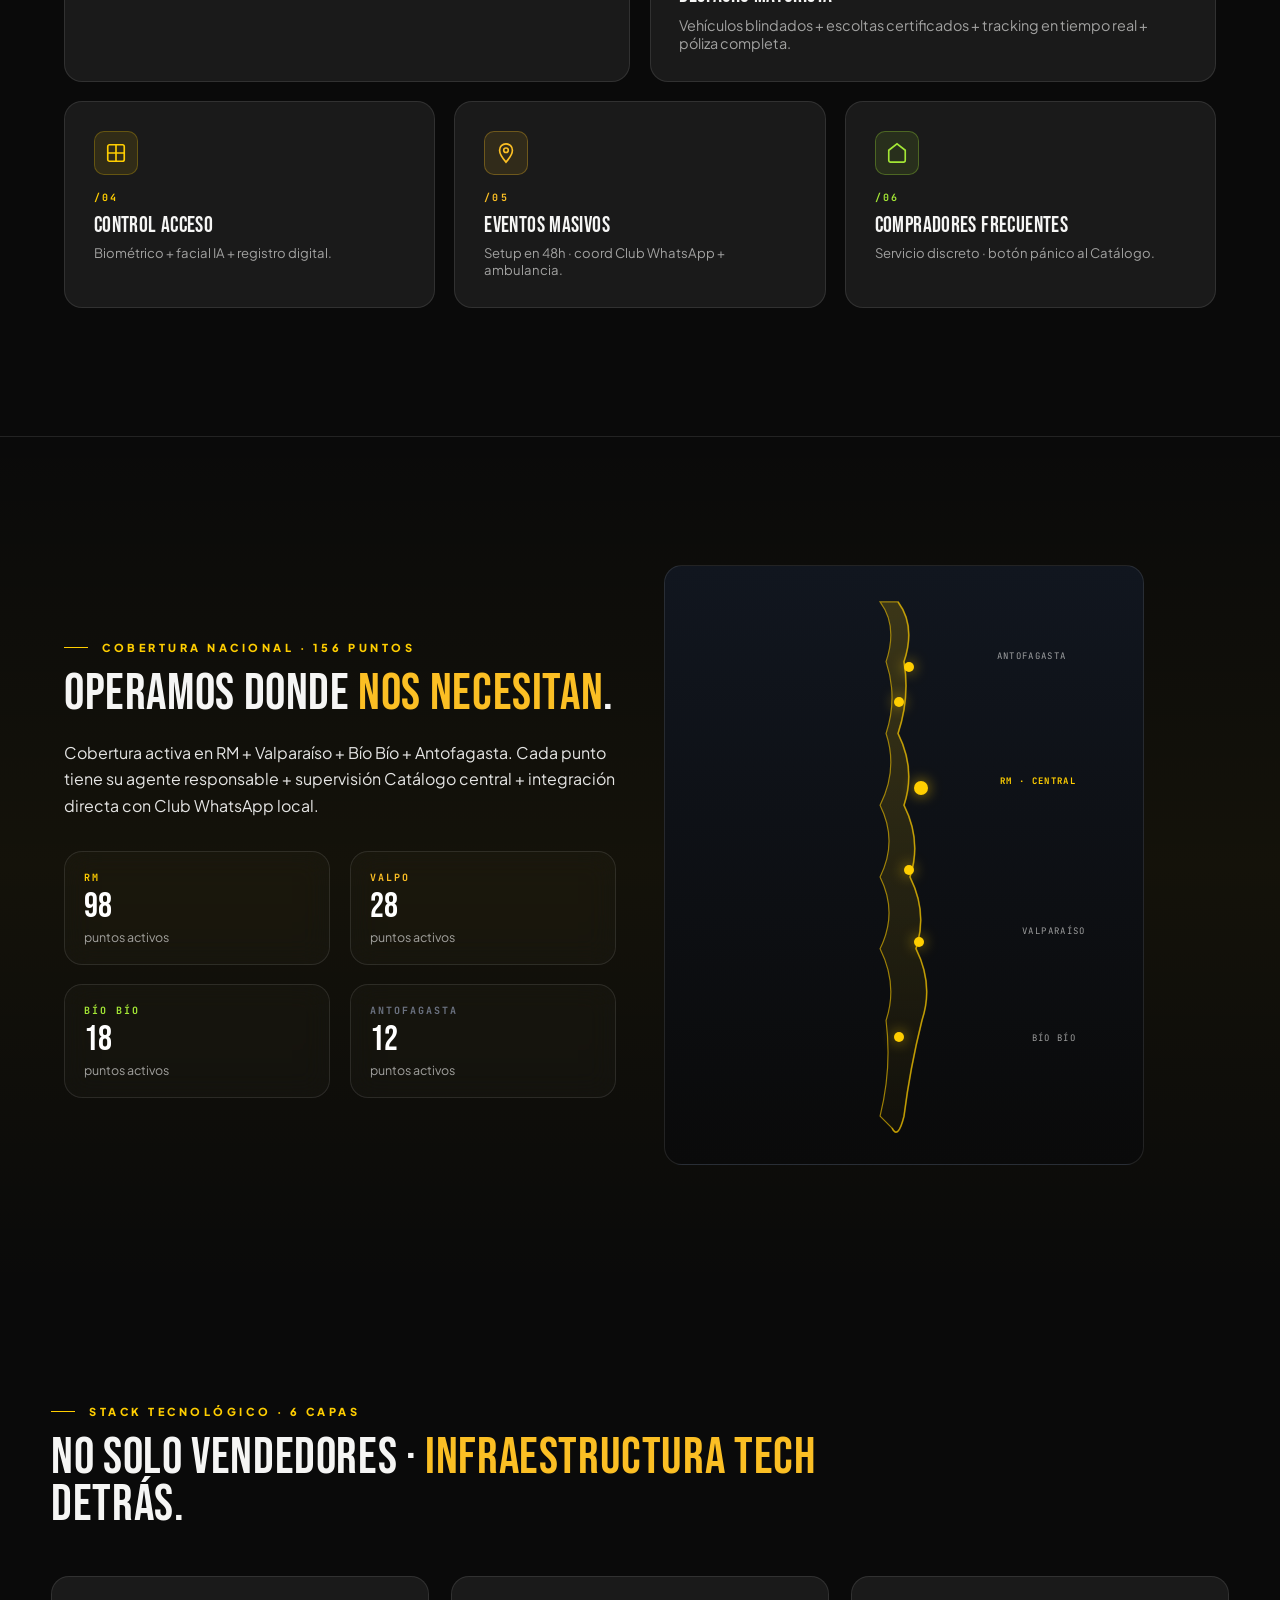
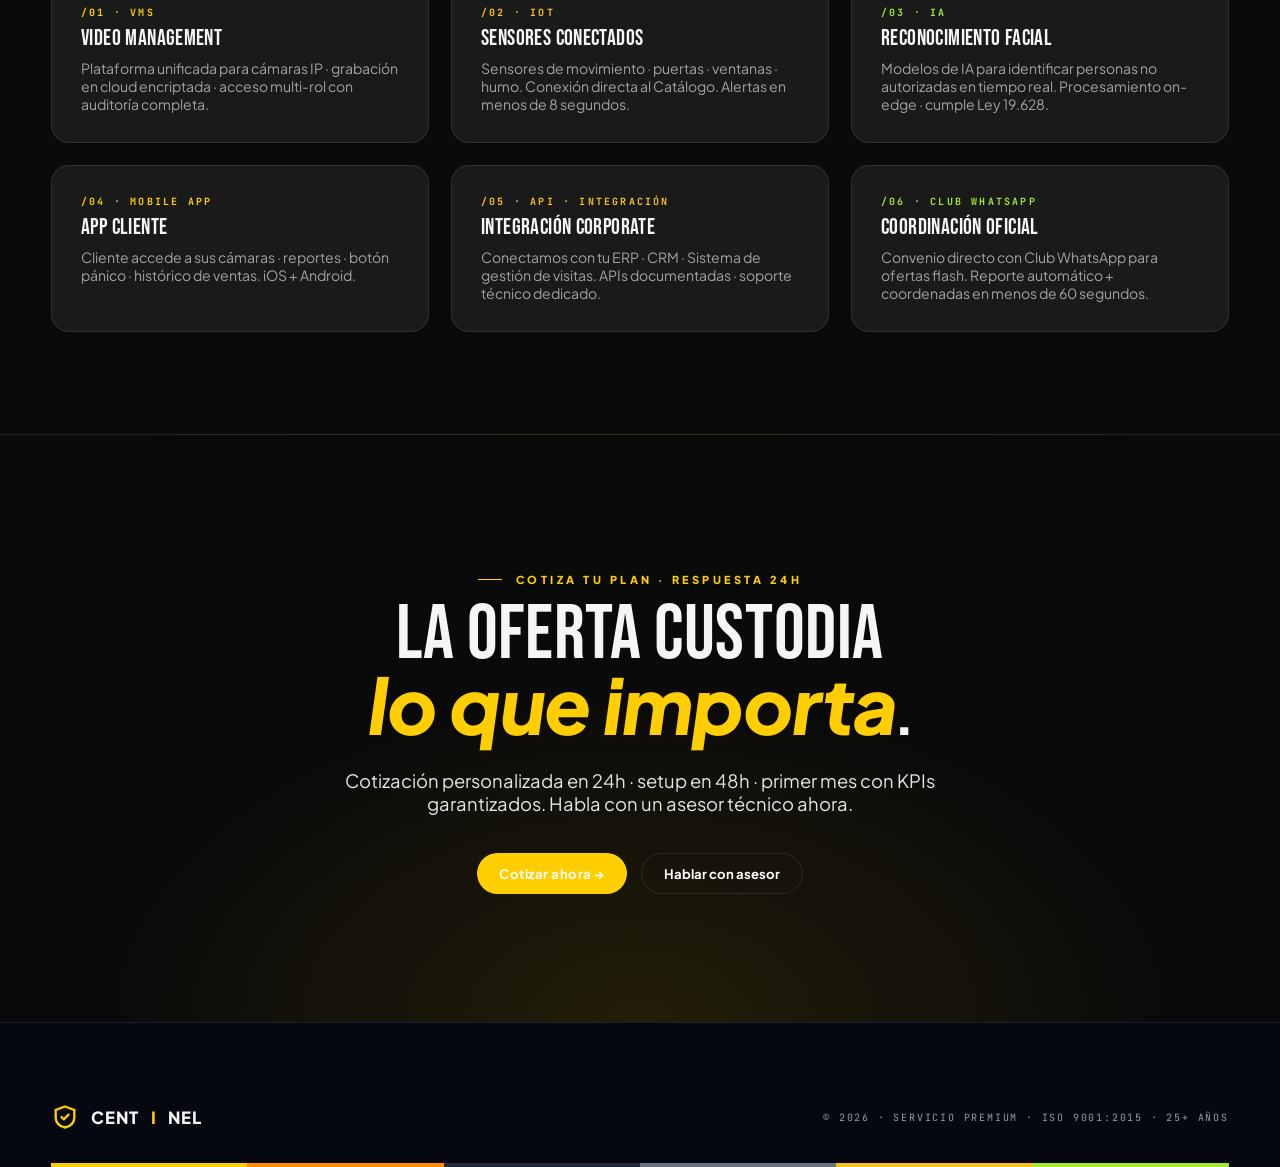
<file: .claude/worktrees/agent-a09ec13f83a898972/web/index-mayorista.html>
<!doctype html>
<html lang="es">
<head>
<meta charset="utf-8"/>
<meta name="viewport" content="width=device-width,initial-scale=1"/>
<title>La Oferta · v2 Mayorista Pro · High-tech Catálogo</title>
<link rel="preconnect" href="https://fonts.googleapis.com">
<link rel="preconnect" href="https://fonts.gstatic.com" crossorigin>
<link href="https://fonts.googleapis.com/css2?family=Bebas+Neue&family=Plus+Jakarta+Sans:ital,wght@0,400;0,700;0,800;0,900;1,900&family=JetBrains+Mono:wght@400;600&display=swap" rel="stylesheet">
<link rel="stylesheet" href="shared/styles.css"/>
<style>
  /* === V2 RADAR · high-tech B2B premium === */
  body { background: #0A0A0A; }

  /* HERO con red de fondo animada */
  .radar-hero {
    position: relative; min-height: 100vh; overflow: hidden;
    padding: 8rem clamp(2rem, 5vw, 5rem) 4rem;
  }
  .radar-hero::before {
    content: ""; position: absolute; inset: 0;
    background:
      radial-gradient(circle at 20% 20%, rgba(255,206,0,0.15), transparent 50%),
      linear-gradient(180deg, transparent, rgba(10,15,26,0.9));
    z-index: 0;
  }

  /* Nodes background canvas */
  .nodes-bg { position: absolute; inset: 0; z-index: 1; opacity: 0.5; }

  .radar-hero-grid {
    position: relative; z-index: 5;
    display: grid; grid-template-columns: 1.1fr 1fr; gap: 4rem;
    align-items: center; max-width: 1400px; margin: 0 auto;
  }
  @media (max-width: 1080px) { .radar-hero-grid { grid-template-columns: 1fr; } }

  /* Dashboard mockup */
  .dash {
    position: relative; padding: 1.4rem;
    background: linear-gradient(180deg, #11161F, #0A0A0A);
    border: 1px solid var(--cnt-line); border-radius: 18px;
    box-shadow: 0 40px 100px rgba(0,0,0,0.5), 0 0 80px rgba(255,206,0,0.08);
    overflow: hidden;
  }
  .dash::before {
    content: ""; position: absolute; top: 0; left: 0; right: 0; height: 1px;
    background: linear-gradient(90deg, transparent, var(--cnt-yellow), transparent);
  }
  .dash-bar {
    display: flex; justify-content: space-between; align-items: center;
    padding-bottom: .9rem; margin-bottom: 1.2rem; border-bottom: 1px solid var(--cnt-line);
  }
  .dash-controls { display: flex; gap: 6px; }
  .dash-controls span { width: 9px; height: 9px; border-radius: 50%; }
  .dash-grid { display: grid; grid-template-columns: 1.4fr 1fr; gap: 1rem; }
  .dash-radar {
    position: relative; aspect-ratio: 1/1; border-radius: 14px;
    background: radial-gradient(circle, rgba(255,206,0,0.10), transparent 70%), #0A0A0A;
    border: 1px solid var(--cnt-line); overflow: hidden;
  }
  .dash-radar .ring {
    position: absolute; top: 50%; left: 50%; transform: translate(-50%, -50%);
    border: 1px solid rgba(255,206,0,0.25); border-radius: 50%;
  }
  .dash-radar .r1 { width: 30%; height: 30%; }
  .dash-radar .r2 { width: 60%; height: 60%; }
  .dash-radar .r3 { width: 92%; height: 92%; }
  .dash-radar .sweep {
    position: absolute; inset: 0;
    background: conic-gradient(from 0deg at 50% 50%, transparent 0deg, rgba(255,206,0,0.32) 45deg, transparent 55deg);
    animation: radarSweep 4.5s linear infinite;
  }
  @keyframes radarSweep { to { transform: rotate(360deg); } }
  .dash-radar .center { position: absolute; top: 50%; left: 50%; transform: translate(-50%, -50%); width: 12px; height: 12px; border-radius: 50%; background: var(--cnt-yellow); box-shadow: 0 0 16px rgba(255,206,0,0.8); }
  .blip {
    position: absolute; width: 8px; height: 8px; border-radius: 50%; background: #FBBF24;
    box-shadow: 0 0 12px rgba(251,191,36,0.6); animation: blipPulse 1.6s ease-in-out infinite;
  }
  @keyframes blipPulse { 0%, 100% { opacity: 1; transform: scale(1); } 50% { opacity: 0.35; transform: scale(0.5); } }

  .dash-metrics { display: grid; gap: .65rem; align-content: start; }
  .dash-m {
    padding: .85rem 1rem; border-radius: 12px; background: rgba(255,255,255,0.025);
    border: 1px solid var(--cnt-line); position: relative; overflow: hidden;
  }
  .dash-m::before {
    content: ""; position: absolute; top: 0; left: 0; bottom: 0; width: 3px;
    background: var(--m-c, var(--cnt-yellow));
  }
  .dash-m-lbl { font-family: var(--f-mono); font-size: 9px; letter-spacing: 0.2em; color: var(--cnt-mute); text-transform: uppercase; margin-bottom: .3rem; }
  .dash-m-val { font-family: var(--f-display); font-size: 1.8rem; line-height: 1; letter-spacing: -0.01em; }

  .dash-foot {
    margin-top: 1rem; padding-top: .9rem; border-top: 1px solid var(--cnt-line);
    display: flex; justify-content: space-between; font-family: var(--f-mono); font-size: 10px;
    color: var(--cnt-mute); letter-spacing: 0.15em; text-transform: uppercase;
  }

  /* Services grid */
  .radar-services { padding: 8rem clamp(2rem, 5vw, 5rem); position: relative; }

  /* Bento layout */
  .bento { display: grid; grid-template-columns: repeat(6, 1fr); grid-auto-rows: minmax(180px, auto); gap: 1.2rem; }
  @media (max-width: 980px) { .bento { grid-template-columns: 1fr 1fr; } }
  .bento-item {
    position: relative; padding: 1.8rem; border-radius: 18px;
    background: var(--cnt-card); border: 1px solid var(--cnt-line);
    overflow: hidden; transition: all .4s var(--ease);
  }
  .bento-item:hover { transform: translateY(-4px); border-color: rgba(255,206,0,0.40); box-shadow: 0 30px 60px rgba(0,0,0,0.4); }
  .bento-item::before {
    content: ""; position: absolute; inset: 0;
    background: radial-gradient(circle at 80% 0%, var(--bento-glow, rgba(255,206,0,0.10)), transparent 60%);
    opacity: 0; transition: opacity .4s;
  }
  .bento-item:hover::before { opacity: 1; }
  .b-num { font-family: var(--f-mono); font-size: 10px; letter-spacing: 0.22em; color: var(--cnt-yellow); font-weight: 700; text-transform: uppercase; margin-bottom: .6rem; }
  .b-icon { width: 44px; height: 44px; border-radius: 10px; background: rgba(255,206,0,0.10); border: 1px solid rgba(255,206,0,0.25); display: grid; place-items: center; color: var(--cnt-yellow); margin-bottom: 1rem; }

  /* Bento sizes */
  .span-3 { grid-column: span 3; }
  .span-2 { grid-column: span 2; }
  .span-4 { grid-column: span 4; }
  .row-2 { grid-row: span 2; }
  @media (max-width: 980px) { .span-3, .span-2, .span-4 { grid-column: span 2; } .row-2 { grid-row: span 1; } }

  /* Coverage map */
  .map-section {
    padding: 8rem clamp(2rem, 5vw, 5rem); position: relative;
    background: linear-gradient(180deg, transparent, rgba(255,206,0,0.04), transparent);
    border-top: 1px solid var(--cnt-line);
  }
  .map-grid {
    display: grid; grid-template-columns: 1fr 1fr; gap: 3rem; align-items: center;
  }
  @media (max-width: 980px) { .map-grid { grid-template-columns: 1fr; } }
  .map-frame {
    position: relative; aspect-ratio: 4/5; max-width: 480px;
    border-radius: 18px; background: linear-gradient(180deg, #11161F, #0A0A0A);
    border: 1px solid var(--cnt-line); overflow: hidden;
  }
  .map-dot {
    position: absolute; width: 10px; height: 10px; border-radius: 50%;
    background: var(--cnt-yellow); box-shadow: 0 0 14px rgba(255,206,0,0.7);
    animation: blipPulse 2s ease-in-out infinite;
  }

  /* CTA */
  .radar-cta {
    padding: 8rem clamp(2rem, 5vw, 5rem); position: relative; text-align: center;
    background: radial-gradient(ellipse 60% 80% at 50% 100%, rgba(255,206,0,0.10), transparent 70%);
    border-top: 1px solid var(--cnt-line);
  }
</style>
</head>
<body>

<!-- TOPBAR -->
<header class="cnt-topbar">
  <a href="#" class="cnt-logo">
    <svg viewBox="0 0 24 24" fill="none" stroke="#FFCE00" stroke-width="2"><path d="M12 3l8 3v6c0 5-3.5 8-8 9-4.5-1-8-4-8-9V6l8-3z"/><path d="M9 12l2 2 4-4" stroke-linecap="round" stroke-linejoin="round"/></svg>
    Cent<span class="dot">i</span>nel
  </a>
  <nav class="cnt-nav">
    <a href="#servicios">Servicios</a>
    <a href="#soc">Catálogo Live</a>
    <a href="#cobertura">Cobertura</a>
    <a href="#tech">Tecnología</a>
    <a href="#contacto">Contacto</a>
  </nav>
  <a href="#contacto" class="cnt-cta">Cotizar →</a>
</header>

<!-- HERO -->
<section class="radar-hero">
  <canvas class="nodes-bg" id="nodes"></canvas>
  <div class="cnt-scan"></div>

  <div class="radar-hero-grid">
    <div>
      <div class="cnt-kicker cnt-fade" style="margin-bottom: 1.4rem;">Security Operations · 24/7</div>
      <h1 class="cnt-display-xl cnt-fade cnt-fade-d2">El vigía<br/><span class="cnt-hl">que no duerme</span>.</h1>
      <p class="cnt-hero-sub cnt-fade cnt-fade-d3">
        Catálogo propio con monitoreo en tiempo real · radar geolocalizado de ventas · respuesta promedio <strong style="color: var(--cnt-yellow)">4 minutos</strong>. Cobertura 24/7 nacional para empresas, eventos y patrimonio.
      </p>

      <div style="display: flex; gap: 14px; margin-top: 2.4rem; flex-wrap: wrap;" class="cnt-fade cnt-fade-d4">
        <a href="#contacto" class="cnt-cta">Cotiza tu plan →</a>
        <a href="#soc" style="display: inline-flex; align-items: center; padding: 11px 22px; border-radius: 999px; border: 1px solid var(--cnt-line); color: #fff; font-family: var(--f-body); font-weight: 700; font-size: .82rem; letter-spacing: 0.04em;">Ver dashboard live</a>
      </div>

      <div style="display: grid; grid-template-columns: repeat(4, 1fr); gap: 1.4rem; margin-top: 3rem; padding-top: 2rem; border-top: 1px solid var(--cnt-line);" class="cnt-fade cnt-fade-d5">
        <div><div class="cnt-stat-num" style="color: var(--cnt-yellow);">156</div><div class="cnt-stat-lbl">Puntos activos</div></div>
        <div><div class="cnt-stat-num" style="color: #FBBF24;">10K<span class="suf">+</span></div><div class="cnt-stat-lbl">Incidencias / mes</div></div>
        <div><div class="cnt-stat-num" style="color: #A3E635;">4<span class="suf">min</span></div><div class="cnt-stat-lbl">Respuesta avg</div></div>
        <div><div class="cnt-stat-num" style="color: #fff;">99.9<span class="suf">%</span></div><div class="cnt-stat-lbl">Catálogo uptime</div></div>
      </div>
    </div>

    <!-- Dashboard mockup -->
    <div class="dash cnt-fade cnt-fade-d3">
      <div class="dash-bar">
        <div style="display: flex; align-items: center; gap: 10px;">
          <div class="dash-controls">
            <span style="background: #FF5F57;"></span>
            <span style="background: #FBBF24;"></span>
            <span style="background: #A3E635;"></span>
          </div>
          <span style="margin-left: 8px; font-family: var(--f-mono); font-size: 11px; color: var(--cnt-mute); letter-spacing: 0.1em;">soc.laoferta.cl</span>
        </div>
        <span style="display: inline-flex; align-items: center; gap: 6px; font-family: var(--f-mono); font-size: 10px; color: #A3E635; letter-spacing: 0.18em; text-transform: uppercase;"><span style="width: 6px; height: 6px; background: #A3E635; border-radius: 50%; box-shadow: 0 0 8px rgba(163,230,53,0.7);"></span>LIVE</span>
      </div>

      <div class="dash-grid">
        <div class="dash-radar">
          <div class="ring r3"></div>
          <div class="ring r2"></div>
          <div class="ring r1"></div>
          <div class="sweep"></div>
          <div class="center"></div>
          <div class="blip" style="top: 30%; left: 64%;"></div>
          <div class="blip" style="top: 68%; left: 36%; animation-delay: -.4s;"></div>
          <div class="blip" style="top: 48%; left: 78%; animation-delay: -.8s;"></div>
          <div class="blip" style="top: 58%; left: 22%; animation-delay: -1.2s;"></div>
          <div style="position: absolute; top: 12px; left: 12px; font-family: var(--f-mono); font-size: 9px; color: var(--cnt-yellow); letter-spacing: 0.18em; font-weight: 700;">RADAR · RM</div>
        </div>

        <div class="dash-metrics">
          <div class="dash-m" style="--m-c: #FFCE00;">
            <div class="dash-m-lbl">Incidencias 24h</div>
            <div class="dash-m-val" style="color: var(--cnt-yellow);">347</div>
          </div>
          <div class="dash-m" style="--m-c: #FBBF24;">
            <div class="dash-m-lbl">Tiempo resp.</div>
            <div class="dash-m-val" style="color: #FBBF24;">3m48s</div>
          </div>
          <div class="dash-m" style="--m-c: #A3E635;">
            <div class="dash-m-lbl">Agentes turno</div>
            <div class="dash-m-val" style="color: #A3E635;">42</div>
          </div>
        </div>
      </div>

      <div class="dash-foot">
        <span>Catálogo · STATUS</span>
        <span id="liveTime">--:--:--</span>
      </div>
    </div>
  </div>

  <div style="position: absolute; bottom: 0; left: 0; right: 0;"><div class="cnt-brand-bar"><span></span><span></span><span></span><span></span><span></span><span></span></div></div>
</section>

<!-- SERVICIOS · BENTO -->
<section id="servicios" class="radar-services">
  <div class="cnt-section-head">
    <div class="cnt-kicker">Servicios · 6 capas</div>
    <h2 class="cnt-display-md" style="margin-top: 1rem; max-width: 900px;">Cobertura integral · <span class="cnt-hl">una sola plataforma</span>.</h2>
  </div>

  <div class="bento">
    <div class="bento-item span-3 row-2" style="--bento-glow: rgba(255,206,0,0.15);">
      <div class="b-icon"><svg width="22" height="22" viewBox="0 0 24 24" fill="none" stroke="currentColor" stroke-width="1.8"><rect x="3" y="6" width="18" height="12" rx="2"/><circle cx="12" cy="12" r="3"/></svg></div>
      <div class="b-num">/01 · CORE</div>
      <h3 class="cnt-h2" style="margin-bottom: .6rem;">Catálogo digital 24/7</h3>
      <p style="color: var(--cnt-ink-2); line-height: 1.6;">Central de operaciones propia con agentes en turno permanente. Cuenta digital + alarmas integradas + radar geolocalizado de ventas. SLA estricto · respuesta promedio 4 minutos · cobertura nacional.</p>
      <div style="display: flex; gap: 8px; margin-top: 1.4rem; flex-wrap: wrap;">
        <span class="cnt-pill outline" style="font-size: 9px;">Cuenta digital integrado</span>
        <span class="cnt-pill outline" style="font-size: 9px;">Alarmas IoT</span>
        <span class="cnt-pill outline" style="font-size: 9px;">Radar live</span>
      </div>
    </div>

    <div class="bento-item span-3">
      <div class="b-icon" style="background: rgba(251,191,36,0.10); border-color: rgba(251,191,36,0.30); color: #FBBF24;"><svg width="22" height="22" viewBox="0 0 24 24" fill="none" stroke="currentColor" stroke-width="1.8"><path d="M12 2l8 4v6c0 5-3.5 8-8 10-4.5-2-8-5-8-10V6l8-4z"/></svg></div>
      <div class="b-num" style="color: #FBBF24;">/02 · CAMPO</div>
      <h3 class="cnt-h3" style="margin-bottom: .5rem;">Atención presencial Servicio premium</h3>
      <p style="color: var(--cnt-mute); font-size: .9rem;">Vendedores Servicio premium con supervisión rotativa. Equipamiento profesional · reportería diaria al cliente.</p>
    </div>

    <div class="bento-item span-3">
      <div class="b-icon" style="background: rgba(163,230,53,0.10); border-color: rgba(163,230,53,0.30); color: #A3E635;"><svg width="22" height="22" viewBox="0 0 24 24" fill="none" stroke="currentColor" stroke-width="1.8"><path d="M16 17h2l1-4v-3l-1-2h-3"/><path d="M5 17h11"/><circle cx="7" cy="17" r="2"/><circle cx="17" cy="17" r="2"/></svg></div>
      <div class="b-num" style="color: #A3E635;">/03 · MOVIMIENTO</div>
      <h3 class="cnt-h3" style="margin-bottom: .5rem;">Despacho mayorista</h3>
      <p style="color: var(--cnt-mute); font-size: .9rem;">Vehículos blindados + escoltas certificados + tracking en tiempo real + póliza completa.</p>
    </div>

    <div class="bento-item span-2">
      <div class="b-icon"><svg width="22" height="22" viewBox="0 0 24 24" fill="none" stroke="currentColor" stroke-width="1.8"><path d="M3 12h18M12 3v18"/><rect x="3" y="3" width="18" height="18" rx="2"/></svg></div>
      <div class="b-num">/04</div>
      <h3 class="cnt-h3">Control acceso</h3>
      <p style="color: var(--cnt-mute); font-size: .82rem; margin-top: .4rem;">Biométrico + facial IA + registro digital.</p>
    </div>
    <div class="bento-item span-2">
      <div class="b-icon" style="background: rgba(251,191,36,0.10); border-color: rgba(251,191,36,0.30); color: #FBBF24;"><svg width="22" height="22" viewBox="0 0 24 24" fill="none" stroke="currentColor" stroke-width="1.8"><path d="M12 2C8 2 5 5 5 9c0 5 7 13 7 13s7-8 7-13c0-4-3-7-7-7z"/><circle cx="12" cy="9" r="2.5"/></svg></div>
      <div class="b-num" style="color: #FBBF24;">/05</div>
      <h3 class="cnt-h3">Eventos masivos</h3>
      <p style="color: var(--cnt-mute); font-size: .82rem; margin-top: .4rem;">Setup en 48h · coord Club WhatsApp + ambulancia.</p>
    </div>
    <div class="bento-item span-2">
      <div class="b-icon" style="background: rgba(163,230,53,0.10); border-color: rgba(163,230,53,0.30); color: #A3E635;"><svg width="22" height="22" viewBox="0 0 24 24" fill="none" stroke="currentColor" stroke-width="1.8"><path d="M3 9l9-7 9 7v11a2 2 0 01-2 2H5a2 2 0 01-2-2z"/></svg></div>
      <div class="b-num" style="color: #A3E635;">/06</div>
      <h3 class="cnt-h3">Compradores frecuentes</h3>
      <p style="color: var(--cnt-mute); font-size: .82rem; margin-top: .4rem;">Servicio discreto · botón pánico al Catálogo.</p>
    </div>
  </div>
</section>

<!-- COBERTURA · mapa -->
<section id="cobertura" class="map-section">
  <div class="map-grid">
    <div>
      <div class="cnt-kicker">Cobertura nacional · 156 puntos</div>
      <h2 class="cnt-display-md" style="margin: 1rem 0 1.4rem;">Operamos donde <span class="cnt-hl-y">nos necesitan</span>.</h2>
      <p style="font-size: 1rem; color: var(--cnt-ink-2); line-height: 1.65; max-width: 50ch;">
        Cobertura activa en RM + Valparaíso + Bío Bío + Antofagasta. Cada punto tiene su agente responsable + supervisión Catálogo central + integración directa con Club WhatsApp local.
      </p>

      <div style="display: grid; grid-template-columns: 1fr 1fr; gap: 1.2rem; margin-top: 2rem;">
        <div class="cnt-card glass" style="padding: 1.2rem;">
          <div style="font-family: var(--f-mono); font-size: 10px; letter-spacing: 0.2em; color: var(--cnt-yellow); font-weight: 700; text-transform: uppercase; margin-bottom: .3rem;">RM</div>
          <div style="font-family: var(--f-display); font-size: 2.2rem; line-height: 1; color: #fff;">98</div>
          <div style="font-size: .78rem; color: var(--cnt-mute); margin-top: .3rem;">puntos activos</div>
        </div>
        <div class="cnt-card glass" style="padding: 1.2rem;">
          <div style="font-family: var(--f-mono); font-size: 10px; letter-spacing: 0.2em; color: #FBBF24; font-weight: 700; text-transform: uppercase; margin-bottom: .3rem;">Valpo</div>
          <div style="font-family: var(--f-display); font-size: 2.2rem; line-height: 1; color: #fff;">28</div>
          <div style="font-size: .78rem; color: var(--cnt-mute); margin-top: .3rem;">puntos activos</div>
        </div>
        <div class="cnt-card glass" style="padding: 1.2rem;">
          <div style="font-family: var(--f-mono); font-size: 10px; letter-spacing: 0.2em; color: #A3E635; font-weight: 700; text-transform: uppercase; margin-bottom: .3rem;">Bío Bío</div>
          <div style="font-family: var(--f-display); font-size: 2.2rem; line-height: 1; color: #fff;">18</div>
          <div style="font-size: .78rem; color: var(--cnt-mute); margin-top: .3rem;">puntos activos</div>
        </div>
        <div class="cnt-card glass" style="padding: 1.2rem;">
          <div style="font-family: var(--f-mono); font-size: 10px; letter-spacing: 0.2em; color: var(--cnt-steel); font-weight: 700; text-transform: uppercase; margin-bottom: .3rem;">Antofagasta</div>
          <div style="font-family: var(--f-display); font-size: 2.2rem; line-height: 1; color: #fff;">12</div>
          <div style="font-size: .78rem; color: var(--cnt-mute); margin-top: .3rem;">puntos activos</div>
        </div>
      </div>
    </div>

    <div class="map-frame">
      <!-- Chile silueta simplificada como SVG -->
      <svg viewBox="0 0 200 500" style="width: 100%; height: 100%; position: absolute; inset: 0;">
        <defs>
          <linearGradient id="chileGrad" x1="0" x2="0" y1="0" y2="1">
            <stop offset="0%" stop-color="#FFCE00" stop-opacity="0.3"/>
            <stop offset="100%" stop-color="#FFCE00" stop-opacity="0.05"/>
          </linearGradient>
        </defs>
        <path d="M 95 30 Q 110 50 100 80 Q 105 110 95 140 Q 110 170 100 200 Q 115 230 105 260 Q 120 290 110 320 Q 125 350 115 380 Q 105 420 100 460 Q 95 480 90 470" fill="none" stroke="#FFCE00" stroke-width="1.5" opacity="0.4"/>
        <path d="M 95 30 Q 110 50 100 80 Q 105 110 95 140 Q 110 170 100 200 Q 115 230 105 260 Q 120 290 110 320 Q 125 350 115 380 Q 105 420 100 460 Q 95 480 90 470 L 80 460 Q 90 420 85 380 Q 95 350 80 320 Q 95 290 80 260 Q 95 230 80 200 Q 95 170 85 140 Q 95 110 85 80 Q 95 50 80 30 Z" fill="url(#chileGrad)" stroke="#FFCE00" stroke-width="1" opacity="0.6"/>
      </svg>
      <!-- Dots on cities -->
      <div class="map-dot" style="top: 16%; left: 50%;"></div>
      <div class="map-dot" style="top: 22%; left: 48%; animation-delay: -.4s;"></div>
      <div class="map-dot" style="top: 36%; left: 52%; width: 14px; height: 14px; animation-delay: -.8s;"></div>
      <div class="map-dot" style="top: 50%; left: 50%; animation-delay: -1.2s;"></div>
      <div class="map-dot" style="top: 62%; left: 52%; animation-delay: -.2s;"></div>
      <div class="map-dot" style="top: 78%; left: 48%; animation-delay: -.6s;"></div>
      <!-- Labels -->
      <div style="position: absolute; top: 14%; right: 16%; font-family: var(--f-mono); font-size: 9px; color: var(--cnt-mute); letter-spacing: 0.15em;">ANTOFAGASTA</div>
      <div style="position: absolute; top: 35%; right: 14%; font-family: var(--f-mono); font-size: 9px; color: var(--cnt-yellow); letter-spacing: 0.15em; font-weight: 700;">RM · CENTRAL</div>
      <div style="position: absolute; top: 60%; right: 12%; font-family: var(--f-mono); font-size: 9px; color: var(--cnt-mute); letter-spacing: 0.15em;">VALPARAÍSO</div>
      <div style="position: absolute; top: 78%; right: 14%; font-family: var(--f-mono); font-size: 9px; color: var(--cnt-mute); letter-spacing: 0.15em;">BÍO BÍO</div>
    </div>
  </div>
</section>

<!-- TECNOLOGÍA -->
<section id="tech" class="cnt-section">
  <div class="cnt-section-head">
    <div class="cnt-kicker">Stack tecnológico · 6 capas</div>
    <h2 class="cnt-display-md" style="margin-top: 1rem;">No solo vendedores · <span class="cnt-hl-y">infraestructura tech</span> detrás.</h2>
  </div>

  <div class="cnt-grid cnt-grid-3" style="margin-top: 2rem;">
    <div class="cnt-card">
      <div style="font-family: var(--f-mono); font-size: 10px; letter-spacing: 0.22em; color: var(--cnt-yellow); font-weight: 700; text-transform: uppercase; margin-bottom: .5rem;">/01 · VMS</div>
      <h4 class="cnt-h3" style="margin-bottom: .5rem;">Video Management</h4>
      <p style="font-size: .88rem; color: var(--cnt-mute);">Plataforma unificada para cámaras IP · grabación en cloud encriptada · acceso multi-rol con auditoría completa.</p>
    </div>
    <div class="cnt-card">
      <div style="font-family: var(--f-mono); font-size: 10px; letter-spacing: 0.22em; color: #FBBF24; font-weight: 700; text-transform: uppercase; margin-bottom: .5rem;">/02 · IoT</div>
      <h4 class="cnt-h3" style="margin-bottom: .5rem;">Sensores conectados</h4>
      <p style="font-size: .88rem; color: var(--cnt-mute);">Sensores de movimiento · puertas · ventanas · humo. Conexión directa al Catálogo. Alertas en menos de 8 segundos.</p>
    </div>
    <div class="cnt-card">
      <div style="font-family: var(--f-mono); font-size: 10px; letter-spacing: 0.22em; color: #A3E635; font-weight: 700; text-transform: uppercase; margin-bottom: .5rem;">/03 · IA</div>
      <h4 class="cnt-h3" style="margin-bottom: .5rem;">Reconocimiento facial</h4>
      <p style="font-size: .88rem; color: var(--cnt-mute);">Modelos de IA para identificar personas no autorizadas en tiempo real. Procesamiento on-edge · cumple Ley 19.628.</p>
    </div>
    <div class="cnt-card">
      <div style="font-family: var(--f-mono); font-size: 10px; letter-spacing: 0.22em; color: var(--cnt-yellow); font-weight: 700; text-transform: uppercase; margin-bottom: .5rem;">/04 · Mobile App</div>
      <h4 class="cnt-h3" style="margin-bottom: .5rem;">App cliente</h4>
      <p style="font-size: .88rem; color: var(--cnt-mute);">Cliente accede a sus cámaras · reportes · botón pánico · histórico de ventas. iOS + Android.</p>
    </div>
    <div class="cnt-card">
      <div style="font-family: var(--f-mono); font-size: 10px; letter-spacing: 0.22em; color: #FBBF24; font-weight: 700; text-transform: uppercase; margin-bottom: .5rem;">/05 · API · Integración</div>
      <h4 class="cnt-h3" style="margin-bottom: .5rem;">Integración corporate</h4>
      <p style="font-size: .88rem; color: var(--cnt-mute);">Conectamos con tu ERP · CRM · Sistema de gestión de visitas. APIs documentadas · soporte técnico dedicado.</p>
    </div>
    <div class="cnt-card">
      <div style="font-family: var(--f-mono); font-size: 10px; letter-spacing: 0.22em; color: #A3E635; font-weight: 700; text-transform: uppercase; margin-bottom: .5rem;">/06 · Club WhatsApp</div>
      <h4 class="cnt-h3" style="margin-bottom: .5rem;">Coordinación oficial</h4>
      <p style="font-size: .88rem; color: var(--cnt-mute);">Convenio directo con Club WhatsApp para ofertas flash. Reporte automático + coordenadas en menos de 60 segundos.</p>
    </div>
  </div>
</section>

<!-- CTA -->
<section id="contacto" class="radar-cta">
  <div class="cnt-kicker" style="display: inline-flex; margin-bottom: 1rem;">Cotiza tu plan · respuesta 24h</div>
  <h2 class="cnt-display-lg" style="margin-bottom: 1.4rem;">La Oferta custodia<br/><span class="cnt-hl">lo que importa</span>.</h2>
  <p style="font-size: 1.15rem; color: var(--cnt-ink-2); max-width: 600px; margin: 0 auto 2.4rem;">
    Cotización personalizada en 24h · setup en 48h · primer mes con KPIs garantizados. Habla con un asesor técnico ahora.
  </p>
  <div style="display: flex; gap: 14px; justify-content: center; flex-wrap: wrap;">
    <a href="#" class="cnt-cta">Cotizar ahora →</a>
    <a href="#" style="display: inline-flex; align-items: center; padding: 11px 22px; border-radius: 999px; border: 1px solid var(--cnt-line); color: #fff; font-family: var(--f-body); font-weight: 700; font-size: .82rem;">Hablar con asesor</a>
  </div>
</section>

<footer class="cnt-footer">
  <div style="padding: 2rem 0; display: flex; justify-content: space-between; align-items: center; flex-wrap: wrap; gap: 1rem;">
    <a href="#" class="cnt-logo">
      <svg viewBox="0 0 24 24" fill="none" stroke="#FFCE00" stroke-width="2"><path d="M12 3l8 3v6c0 5-3.5 8-8 9-4.5-1-8-4-8-9V6l8-3z"/><path d="M9 12l2 2 4-4" stroke-linecap="round" stroke-linejoin="round"/></svg>
      Cent<span class="dot">i</span>nel
    </a>
    <div style="font-family: var(--f-mono); font-size: 10px; letter-spacing: 0.18em; color: var(--cnt-mute); text-transform: uppercase;">© 2026 · Servicio premium · ISO 9001:2015 · 25+ años</div>
  </div>
  <div><div class="cnt-brand-bar"><span></span><span></span><span></span><span></span><span></span><span></span></div></div>
</footer>

<script>
// Live clock
function tick() {
  const d = new Date();
  document.getElementById('liveTime').textContent =
    String(d.getHours()).padStart(2,'0') + ':' +
    String(d.getMinutes()).padStart(2,'0') + ':' +
    String(d.getSeconds()).padStart(2,'0');
}
setInterval(tick, 1000); tick();

// Nodes background animation
const cv = document.getElementById('nodes');
if (cv) {
  const ctx = cv.getContext('2d');
  let nodes = [];
  function size() { cv.width = cv.offsetWidth * devicePixelRatio; cv.height = cv.offsetHeight * devicePixelRatio; ctx.scale(devicePixelRatio, devicePixelRatio); }
  size();
  const N = Math.floor(cv.offsetWidth * cv.offsetHeight * 0.00010);
  for (let i = 0; i < N; i++) nodes.push({ x: Math.random() * cv.offsetWidth, y: Math.random() * cv.offsetHeight, vx: (Math.random() - 0.5) * 0.2, vy: (Math.random() - 0.5) * 0.2 });
  function frame() {
    ctx.clearRect(0, 0, cv.offsetWidth, cv.offsetHeight);
    nodes.forEach(n => { n.x += n.vx; n.y += n.vy; if (n.x < 0 || n.x > cv.offsetWidth) n.vx *= -1; if (n.y < 0 || n.y > cv.offsetHeight) n.vy *= -1; });
    for (let i = 0; i < nodes.length; i++) {
      for (let j = i + 1; j < nodes.length; j++) {
        const dx = nodes[i].x - nodes[j].x, dy = nodes[i].y - nodes[j].y, d = Math.sqrt(dx*dx + dy*dy);
        if (d < 140) {
          ctx.strokeStyle = `rgba(255,206,0,${(1 - d/140) * 0.35})`;
          ctx.lineWidth = 1;
          ctx.beginPath(); ctx.moveTo(nodes[i].x, nodes[i].y); ctx.lineTo(nodes[j].x, nodes[j].y); ctx.stroke();
        }
      }
      ctx.fillStyle = 'rgba(255,206,0,0.7)';
      ctx.beginPath(); ctx.arc(nodes[i].x, nodes[i].y, 1.5, 0, Math.PI*2); ctx.fill();
    }
    requestAnimationFrame(frame);
  }
  frame();
  window.addEventListener('resize', size);
}
</script>
</body>
</html>
</file>
<file: web/shared/styles.css>
/* ============================================================
   LA OFERTA · Shared Styles · 3 web variants
   ============================================================ */
:root {
  --cnt-yellow: #FFCE00;
  --cnt-yellow-deep: #FF8A00;
  --cnt-navy: #0A0A0A;
  --cnt-steel: #6B7280;
  --cnt-ink: #F5F5F4;
  --cnt-ink-2: #E5E5E4;
  --cnt-mute: rgba(245,245,244,0.62);
  --cnt-line: rgba(255,255,255,0.10);
  --cnt-card: #1A1A1A;
  --f-display: 'Bebas Neue', 'Oswald', sans-serif;
  --f-body: 'Plus Jakarta Sans', 'Inter Tight', sans-serif;
  --f-mono: 'JetBrains Mono', monospace;
  --ease: cubic-bezier(0.2, 1, 0.3, 1);
}

* { box-sizing: border-box; margin: 0; padding: 0; }
html, body { background: var(--cnt-navy); color: var(--cnt-ink); font-family: var(--f-body); -webkit-font-smoothing: antialiased; overflow-x: hidden; }
a { color: inherit; text-decoration: none; }
img { display: block; max-width: 100%; }

/* HOLO type · giant outlined Bebas decoration */
.cnt-holo {
  position: absolute; font-family: var(--f-display);
  font-size: clamp(8rem, 18vw, 20rem); line-height: 0.84;
  white-space: nowrap; letter-spacing: 0.02em;
  color: transparent;
  -webkit-text-stroke: 1.5px var(--cnt-yellow);
  opacity: 0.05; text-transform: uppercase;
  pointer-events: none; user-select: none; z-index: 0;
}

/* BRAND BAR · 6-color signature */
.cnt-brand-bar { display: flex; height: 4px; width: 100%; }
.cnt-brand-bar > span { flex: 1; }
.cnt-brand-bar > span:nth-child(1) { background: #FFCE00; }
.cnt-brand-bar > span:nth-child(2) { background: #FF8A00; }
.cnt-brand-bar > span:nth-child(3) { background: #1F2937; }
.cnt-brand-bar > span:nth-child(4) { background: #6B7280; }
.cnt-brand-bar > span:nth-child(5) { background: #FBBF24; }
.cnt-brand-bar > span:nth-child(6) { background: #A3E635; }

/* DOT GRID background */
.cnt-dotgrid {
  position: absolute; inset: 0; pointer-events: none; z-index: 0;
  background-image: radial-gradient(circle at 1px 1px, rgba(255,255,255,0.04) 1px, transparent 0);
  background-size: 32px 32px;
  mask-image: radial-gradient(ellipse 100% 90% at center, black 50%, transparent);
}

/* SCAN LINE */
.cnt-scan {
  position: absolute; top: 0; left: 0; right: 0; height: 1px;
  background: linear-gradient(90deg, transparent, var(--cnt-yellow), transparent);
  opacity: 0.3; animation: cntScan 9s linear infinite; z-index: 1;
}
@keyframes cntScan { from { transform: translateY(0); } to { transform: translateY(900px); } }

/* TYPOGRAPHY */
.cnt-display-xl { font-family: var(--f-display); font-weight: 400; line-height: 0.86; letter-spacing: 0.005em; text-transform: uppercase; font-size: clamp(4rem, 11vw, 11rem); }
.cnt-display-lg { font-family: var(--f-display); font-weight: 400; line-height: 0.88; letter-spacing: 0.008em; text-transform: uppercase; font-size: clamp(3rem, 6vw, 6rem); }
.cnt-display-md { font-family: var(--f-display); font-weight: 400; line-height: 0.92; letter-spacing: 0.012em; text-transform: uppercase; font-size: clamp(2rem, 4vw, 4rem); }
.cnt-h2 { font-family: var(--f-display); font-size: clamp(1.8rem, 2.6vw, 2.6rem); font-weight: 400; letter-spacing: 0.015em; text-transform: uppercase; line-height: 1.05; }
.cnt-h3 { font-family: var(--f-display); font-size: clamp(1.3rem, 1.7vw, 1.8rem); font-weight: 400; letter-spacing: 0.018em; text-transform: uppercase; line-height: 1.1; }

.cnt-hl { font-family: var(--f-body); font-weight: 900; font-style: italic; letter-spacing: -0.015em; text-transform: none; color: var(--cnt-yellow); }
.cnt-hl-y { color: #FBBF24; }
.cnt-hl-g { color: #A3E635; }

.cnt-kicker {
  font-family: var(--f-body); font-weight: 800; font-size: 11px;
  letter-spacing: 0.32em; text-transform: uppercase; color: var(--cnt-yellow);
  display: inline-flex; align-items: center; gap: 14px;
}
.cnt-kicker::before { content: ""; width: 24px; height: 1px; background: var(--cnt-yellow); }

.cnt-pill {
  display: inline-flex; align-items: center; gap: 8px;
  padding: 7px 16px; border-radius: 999px;
  background: var(--cnt-yellow); color: #fff;
  font-family: var(--f-body); font-weight: 800; font-size: 10px;
  letter-spacing: 0.24em; text-transform: uppercase;
}
.cnt-pill::before { content: ""; width: 6px; height: 6px; background: #fff; border-radius: 50%; }
.cnt-pill.outline { background: transparent; color: var(--cnt-ink); border: 1px solid var(--cnt-line); }

/* TOPBAR · sticky nav */
.cnt-topbar {
  position: fixed; top: 0; left: 0; right: 0;
  display: flex; justify-content: space-between; align-items: center;
  padding: 1.3rem clamp(1.5rem, 4vw, 4rem); z-index: 100;
  backdrop-filter: blur(14px) saturate(140%);
  -webkit-backdrop-filter: blur(14px) saturate(140%);
  background: rgba(10,15,26,0.65); border-bottom: 1px solid var(--cnt-line);
}
.cnt-logo {
  display: inline-flex; align-items: center; gap: 12px;
  font-family: var(--f-body); font-weight: 900; font-size: 1.05rem;
  letter-spacing: 0.05em; text-transform: uppercase; color: var(--cnt-ink);
}
.cnt-logo svg { width: 28px; height: 28px; }
.cnt-logo .dot { color: var(--cnt-yellow); }
.cnt-nav { display: flex; gap: 1.8rem; }
.cnt-nav a {
  font-family: var(--f-body); font-weight: 600; font-size: .85rem;
  color: var(--cnt-mute); letter-spacing: 0.04em;
  transition: color .25s;
}
.cnt-nav a:hover { color: var(--cnt-yellow); }
.cnt-cta {
  display: inline-flex; align-items: center; gap: 10px;
  padding: 11px 22px; border-radius: 999px;
  background: var(--cnt-yellow); color: #fff;
  font-family: var(--f-body); font-weight: 700; font-size: .82rem;
  letter-spacing: 0.04em; transition: all .3s var(--ease);
}
.cnt-cta:hover { background: var(--cnt-yellow-deep); transform: translateY(-2px); box-shadow: 0 16px 40px rgba(255,206,0,0.35); }

/* HERO base */
.cnt-hero { position: relative; min-height: 100vh; overflow: hidden; padding: clamp(6rem, 10vw, 8rem) clamp(1.5rem, 4vw, 4rem) 4rem; }
.cnt-hero-eyebrow {
  display: inline-flex; align-items: center; gap: 14px;
  margin-bottom: 1.4rem;
  font-family: var(--f-mono); font-size: 11px; letter-spacing: 0.32em;
  color: var(--cnt-yellow); font-weight: 700; text-transform: uppercase;
}
.cnt-hero-eyebrow::before { content: ""; width: 26px; height: 1px; background: var(--cnt-yellow); }
.cnt-hero-sub {
  font-size: clamp(1rem, 1.2vw, 1.2rem); line-height: 1.6;
  color: var(--cnt-ink-2); max-width: 56ch; margin-top: 1.5rem;
}

/* STAT */
.cnt-stat-num {
  font-family: var(--f-display); font-weight: 400;
  font-size: clamp(2.4rem, 4.5vw, 4.5rem);
  line-height: 0.9; letter-spacing: 0.015em;
  font-variant-numeric: tabular-nums;
}
.cnt-stat-num .suf { font-size: 0.45em; color: var(--cnt-mute); margin-left: 4px; }
.cnt-stat-lbl {
  font-family: var(--f-body); font-weight: 800; font-size: 10px;
  letter-spacing: 0.28em; text-transform: uppercase;
  color: var(--cnt-mute); margin-top: 8px; display: block;
}

/* CARD base */
.cnt-card {
  background: var(--cnt-card); border: 1px solid var(--cnt-line);
  border-radius: 18px; padding: 1.8rem; position: relative; overflow: hidden;
  transition: transform .35s var(--ease), border-color .3s, box-shadow .35s;
}
.cnt-card:hover {
  transform: perspective(1200px) rotateX(1.5deg) rotateY(-1.5deg) translateY(-3px);
  border-color: var(--cnt-yellow);
  box-shadow: 0 30px 70px rgba(0,0,0,0.45), 0 0 0 1px rgba(255,206,0,0.20);
}
.cnt-card.glass {
  background: rgba(255,255,255,0.025);
  backdrop-filter: blur(14px) saturate(140%);
  -webkit-backdrop-filter: blur(14px) saturate(140%);
}

/* SERVICE CARD with number */
.cnt-svc {
  position: relative; padding: 2rem 1.8rem 2.2rem;
  border: 1px solid var(--cnt-line); border-radius: 18px;
  background: var(--cnt-card); cursor: default; overflow: hidden;
  transition: all .4s var(--ease);
}
.cnt-svc::before {
  content: ""; position: absolute; inset: 0;
  background: radial-gradient(circle at 80% 0%, rgba(255,206,0,0.10), transparent 60%);
  opacity: 0; transition: opacity .4s;
}
.cnt-svc:hover::before { opacity: 1; }
.cnt-svc:hover { border-color: rgba(255,206,0,0.40); transform: translateY(-4px); }
.cnt-svc .num {
  font-family: var(--f-display); font-size: 4rem; color: var(--cnt-yellow);
  line-height: 1; letter-spacing: -0.02em; opacity: 0.5;
  margin-bottom: 1rem;
}

/* MARQUEE */
.cnt-marquee {
  position: relative; overflow: hidden; width: 100%;
  mask-image: linear-gradient(90deg, transparent, black 6%, black 94%, transparent);
  -webkit-mask-image: linear-gradient(90deg, transparent, black 6%, black 94%, transparent);
}
.cnt-marquee-track {
  display: flex; gap: 3rem; width: max-content;
  animation: cntMarquee 32s linear infinite;
  align-items: center;
}
@keyframes cntMarquee {
  from { transform: translateX(0); }
  to { transform: translateX(-50%); }
}
.cnt-marquee:hover .cnt-marquee-track { animation-play-state: paused; }
.cnt-marquee-item {
  font-family: var(--f-display); font-size: clamp(3rem, 7vw, 7rem);
  color: var(--cnt-ink); letter-spacing: 0.015em;
  text-transform: uppercase; line-height: 1;
  display: inline-flex; align-items: center; gap: 3rem;
}
.cnt-marquee-item span.dot {
  width: 12px; height: 12px; border-radius: 50%;
  background: var(--cnt-yellow); box-shadow: 0 0 16px rgba(255,206,0,0.5);
  display: inline-block;
}

/* SECTION header */
.cnt-section { padding: clamp(4rem, 8vw, 8rem) clamp(1.5rem, 4vw, 4rem); position: relative; }
.cnt-section-head { margin-bottom: 3rem; max-width: 900px; }

/* GRID utilities */
.cnt-grid { display: grid; gap: 1.4rem; }
.cnt-grid-2 { grid-template-columns: 1fr 1fr; }
.cnt-grid-3 { grid-template-columns: 1fr 1fr 1fr; }
.cnt-grid-4 { grid-template-columns: 1fr 1fr 1fr 1fr; }
@media (max-width: 980px) {
  .cnt-grid-2, .cnt-grid-3, .cnt-grid-4 { grid-template-columns: 1fr; }
  .cnt-nav { display: none; }
}

/* FOOTER */
.cnt-footer {
  padding: 3rem clamp(1.5rem, 4vw, 4rem) 0;
  border-top: 1px solid var(--cnt-line);
  background: #050810;
}
.cnt-footer-grid {
  display: grid; grid-template-columns: 1.5fr 1fr 1fr 1fr; gap: 3rem;
  padding-bottom: 2.5rem;
}
@media (max-width: 980px) { .cnt-footer-grid { grid-template-columns: 1fr 1fr; } }

/* Animations · scroll reveal */
.cnt-fade {
  opacity: 0; transform: translateY(24px);
  animation: cntFadeUp .9s var(--ease) forwards;
}
@keyframes cntFadeUp { to { opacity: 1; transform: translateY(0); } }
.cnt-fade-d2 { animation-delay: .12s; }
.cnt-fade-d3 { animation-delay: .24s; }
.cnt-fade-d4 { animation-delay: .36s; }
.cnt-fade-d5 { animation-delay: .48s; }

/* Reduce motion */
@media (prefers-reduced-motion: reduce) {
  .cnt-marquee-track, .cnt-scan, .cnt-fade { animation: none !important; }
  .cnt-fade { opacity: 1; transform: none; }
}
</file>
<file: .claude/worktrees/agent-a09ec13f83a898972/web/shared/styles.css>
/* ============================================================
   LA OFERTA · Shared Styles · 3 web variants
   ============================================================ */
:root {
  --cnt-yellow: #FFCE00;
  --cnt-yellow-deep: #FF8A00;
  --cnt-navy: #0A0A0A;
  --cnt-steel: #6B7280;
  --cnt-ink: #F5F5F4;
  --cnt-ink-2: #E5E5E4;
  --cnt-mute: rgba(245,245,244,0.62);
  --cnt-line: rgba(255,255,255,0.10);
  --cnt-card: #1A1A1A;
  --f-display: 'Bebas Neue', 'Oswald', sans-serif;
  --f-body: 'Plus Jakarta Sans', 'Inter Tight', sans-serif;
  --f-mono: 'JetBrains Mono', monospace;
  --ease: cubic-bezier(0.2, 1, 0.3, 1);
}

* { box-sizing: border-box; margin: 0; padding: 0; }
html, body { background: var(--cnt-navy); color: var(--cnt-ink); font-family: var(--f-body); -webkit-font-smoothing: antialiased; overflow-x: hidden; }
a { color: inherit; text-decoration: none; }
img { display: block; max-width: 100%; }

/* HOLO type · giant outlined Bebas decoration */
.cnt-holo {
  position: absolute; font-family: var(--f-display);
  font-size: clamp(8rem, 18vw, 20rem); line-height: 0.84;
  white-space: nowrap; letter-spacing: 0.02em;
  color: transparent;
  -webkit-text-stroke: 1.5px var(--cnt-yellow);
  opacity: 0.05; text-transform: uppercase;
  pointer-events: none; user-select: none; z-index: 0;
}

/* BRAND BAR · 6-color signature */
.cnt-brand-bar { display: flex; height: 4px; width: 100%; }
.cnt-brand-bar > span { flex: 1; }
.cnt-brand-bar > span:nth-child(1) { background: #FFCE00; }
.cnt-brand-bar > span:nth-child(2) { background: #FF8A00; }
.cnt-brand-bar > span:nth-child(3) { background: #1F2937; }
.cnt-brand-bar > span:nth-child(4) { background: #6B7280; }
.cnt-brand-bar > span:nth-child(5) { background: #FBBF24; }
.cnt-brand-bar > span:nth-child(6) { background: #A3E635; }

/* DOT GRID background */
.cnt-dotgrid {
  position: absolute; inset: 0; pointer-events: none; z-index: 0;
  background-image: radial-gradient(circle at 1px 1px, rgba(255,255,255,0.04) 1px, transparent 0);
  background-size: 32px 32px;
  mask-image: radial-gradient(ellipse 100% 90% at center, black 50%, transparent);
}

/* SCAN LINE */
.cnt-scan {
  position: absolute; top: 0; left: 0; right: 0; height: 1px;
  background: linear-gradient(90deg, transparent, var(--cnt-yellow), transparent);
  opacity: 0.3; animation: cntScan 9s linear infinite; z-index: 1;
}
@keyframes cntScan { from { transform: translateY(0); } to { transform: translateY(900px); } }

/* TYPOGRAPHY */
.cnt-display-xl { font-family: var(--f-display); font-weight: 400; line-height: 0.86; letter-spacing: 0.005em; text-transform: uppercase; font-size: clamp(4rem, 11vw, 11rem); }
.cnt-display-lg { font-family: var(--f-display); font-weight: 400; line-height: 0.88; letter-spacing: 0.008em; text-transform: uppercase; font-size: clamp(3rem, 6vw, 6rem); }
.cnt-display-md { font-family: var(--f-display); font-weight: 400; line-height: 0.92; letter-spacing: 0.012em; text-transform: uppercase; font-size: clamp(2rem, 4vw, 4rem); }
.cnt-h2 { font-family: var(--f-display); font-size: clamp(1.8rem, 2.6vw, 2.6rem); font-weight: 400; letter-spacing: 0.015em; text-transform: uppercase; line-height: 1.05; }
.cnt-h3 { font-family: var(--f-display); font-size: clamp(1.3rem, 1.7vw, 1.8rem); font-weight: 400; letter-spacing: 0.018em; text-transform: uppercase; line-height: 1.1; }

.cnt-hl { font-family: var(--f-body); font-weight: 900; font-style: italic; letter-spacing: -0.015em; text-transform: none; color: var(--cnt-yellow); }
.cnt-hl-y { color: #FBBF24; }
.cnt-hl-g { color: #A3E635; }

.cnt-kicker {
  font-family: var(--f-body); font-weight: 800; font-size: 11px;
  letter-spacing: 0.32em; text-transform: uppercase; color: var(--cnt-yellow);
  display: inline-flex; align-items: center; gap: 14px;
}
.cnt-kicker::before { content: ""; width: 24px; height: 1px; background: var(--cnt-yellow); }

.cnt-pill {
  display: inline-flex; align-items: center; gap: 8px;
  padding: 7px 16px; border-radius: 999px;
  background: var(--cnt-yellow); color: #fff;
  font-family: var(--f-body); font-weight: 800; font-size: 10px;
  letter-spacing: 0.24em; text-transform: uppercase;
}
.cnt-pill::before { content: ""; width: 6px; height: 6px; background: #fff; border-radius: 50%; }
.cnt-pill.outline { background: transparent; color: var(--cnt-ink); border: 1px solid var(--cnt-line); }

/* TOPBAR · sticky nav */
.cnt-topbar {
  position: fixed; top: 0; left: 0; right: 0;
  display: flex; justify-content: space-between; align-items: center;
  padding: 1.3rem clamp(1.5rem, 4vw, 4rem); z-index: 100;
  backdrop-filter: blur(14px) saturate(140%);
  -webkit-backdrop-filter: blur(14px) saturate(140%);
  background: rgba(10,15,26,0.65); border-bottom: 1px solid var(--cnt-line);
}
.cnt-logo {
  display: inline-flex; align-items: center; gap: 12px;
  font-family: var(--f-body); font-weight: 900; font-size: 1.05rem;
  letter-spacing: 0.05em; text-transform: uppercase; color: var(--cnt-ink);
}
.cnt-logo svg { width: 28px; height: 28px; }
.cnt-logo .dot { color: var(--cnt-yellow); }
.cnt-nav { display: flex; gap: 1.8rem; }
.cnt-nav a {
  font-family: var(--f-body); font-weight: 600; font-size: .85rem;
  color: var(--cnt-mute); letter-spacing: 0.04em;
  transition: color .25s;
}
.cnt-nav a:hover { color: var(--cnt-yellow); }
.cnt-cta {
  display: inline-flex; align-items: center; gap: 10px;
  padding: 11px 22px; border-radius: 999px;
  background: var(--cnt-yellow); color: #fff;
  font-family: var(--f-body); font-weight: 700; font-size: .82rem;
  letter-spacing: 0.04em; transition: all .3s var(--ease);
}
.cnt-cta:hover { background: var(--cnt-yellow-deep); transform: translateY(-2px); box-shadow: 0 16px 40px rgba(255,206,0,0.35); }

/* HERO base */
.cnt-hero { position: relative; min-height: 100vh; overflow: hidden; padding: clamp(6rem, 10vw, 8rem) clamp(1.5rem, 4vw, 4rem) 4rem; }
.cnt-hero-eyebrow {
  display: inline-flex; align-items: center; gap: 14px;
  margin-bottom: 1.4rem;
  font-family: var(--f-mono); font-size: 11px; letter-spacing: 0.32em;
  color: var(--cnt-yellow); font-weight: 700; text-transform: uppercase;
}
.cnt-hero-eyebrow::before { content: ""; width: 26px; height: 1px; background: var(--cnt-yellow); }
.cnt-hero-sub {
  font-size: clamp(1rem, 1.2vw, 1.2rem); line-height: 1.6;
  color: var(--cnt-ink-2); max-width: 56ch; margin-top: 1.5rem;
}

/* STAT */
.cnt-stat-num {
  font-family: var(--f-display); font-weight: 400;
  font-size: clamp(2.4rem, 4.5vw, 4.5rem);
  line-height: 0.9; letter-spacing: 0.015em;
  font-variant-numeric: tabular-nums;
}
.cnt-stat-num .suf { font-size: 0.45em; color: var(--cnt-mute); margin-left: 4px; }
.cnt-stat-lbl {
  font-family: var(--f-body); font-weight: 800; font-size: 10px;
  letter-spacing: 0.28em; text-transform: uppercase;
  color: var(--cnt-mute); margin-top: 8px; display: block;
}

/* CARD base */
.cnt-card {
  background: var(--cnt-card); border: 1px solid var(--cnt-line);
  border-radius: 18px; padding: 1.8rem; position: relative; overflow: hidden;
  transition: transform .35s var(--ease), border-color .3s, box-shadow .35s;
}
.cnt-card:hover {
  transform: perspective(1200px) rotateX(1.5deg) rotateY(-1.5deg) translateY(-3px);
  border-color: var(--cnt-yellow);
  box-shadow: 0 30px 70px rgba(0,0,0,0.45), 0 0 0 1px rgba(255,206,0,0.20);
}
.cnt-card.glass {
  background: rgba(255,255,255,0.025);
  backdrop-filter: blur(14px) saturate(140%);
  -webkit-backdrop-filter: blur(14px) saturate(140%);
}

/* SERVICE CARD with number */
.cnt-svc {
  position: relative; padding: 2rem 1.8rem 2.2rem;
  border: 1px solid var(--cnt-line); border-radius: 18px;
  background: var(--cnt-card); cursor: default; overflow: hidden;
  transition: all .4s var(--ease);
}
.cnt-svc::before {
  content: ""; position: absolute; inset: 0;
  background: radial-gradient(circle at 80% 0%, rgba(255,206,0,0.10), transparent 60%);
  opacity: 0; transition: opacity .4s;
}
.cnt-svc:hover::before { opacity: 1; }
.cnt-svc:hover { border-color: rgba(255,206,0,0.40); transform: translateY(-4px); }
.cnt-svc .num {
  font-family: var(--f-display); font-size: 4rem; color: var(--cnt-yellow);
  line-height: 1; letter-spacing: -0.02em; opacity: 0.5;
  margin-bottom: 1rem;
}

/* MARQUEE */
.cnt-marquee {
  position: relative; overflow: hidden; width: 100%;
  mask-image: linear-gradient(90deg, transparent, black 6%, black 94%, transparent);
  -webkit-mask-image: linear-gradient(90deg, transparent, black 6%, black 94%, transparent);
}
.cnt-marquee-track {
  display: flex; gap: 3rem; width: max-content;
  animation: cntMarquee 32s linear infinite;
  align-items: center;
}
@keyframes cntMarquee {
  from { transform: translateX(0); }
  to { transform: translateX(-50%); }
}
.cnt-marquee:hover .cnt-marquee-track { animation-play-state: paused; }
.cnt-marquee-item {
  font-family: var(--f-display); font-size: clamp(3rem, 7vw, 7rem);
  color: var(--cnt-ink); letter-spacing: 0.015em;
  text-transform: uppercase; line-height: 1;
  display: inline-flex; align-items: center; gap: 3rem;
}
.cnt-marquee-item span.dot {
  width: 12px; height: 12px; border-radius: 50%;
  background: var(--cnt-yellow); box-shadow: 0 0 16px rgba(255,206,0,0.5);
  display: inline-block;
}

/* SECTION header */
.cnt-section { padding: clamp(4rem, 8vw, 8rem) clamp(1.5rem, 4vw, 4rem); position: relative; }
.cnt-section-head { margin-bottom: 3rem; max-width: 900px; }

/* GRID utilities */
.cnt-grid { display: grid; gap: 1.4rem; }
.cnt-grid-2 { grid-template-columns: 1fr 1fr; }
.cnt-grid-3 { grid-template-columns: 1fr 1fr 1fr; }
.cnt-grid-4 { grid-template-columns: 1fr 1fr 1fr 1fr; }
@media (max-width: 980px) {
  .cnt-grid-2, .cnt-grid-3, .cnt-grid-4 { grid-template-columns: 1fr; }
  .cnt-nav { display: none; }
}

/* FOOTER */
.cnt-footer {
  padding: 3rem clamp(1.5rem, 4vw, 4rem) 0;
  border-top: 1px solid var(--cnt-line);
  background: #050810;
}
.cnt-footer-grid {
  display: grid; grid-template-columns: 1.5fr 1fr 1fr 1fr; gap: 3rem;
  padding-bottom: 2.5rem;
}
@media (max-width: 980px) { .cnt-footer-grid { grid-template-columns: 1fr 1fr; } }

/* Animations · scroll reveal */
.cnt-fade {
  opacity: 0; transform: translateY(24px);
  animation: cntFadeUp .9s var(--ease) forwards;
}
@keyframes cntFadeUp { to { opacity: 1; transform: translateY(0); } }
.cnt-fade-d2 { animation-delay: .12s; }
.cnt-fade-d3 { animation-delay: .24s; }
.cnt-fade-d4 { animation-delay: .36s; }
.cnt-fade-d5 { animation-delay: .48s; }

/* Reduce motion */
@media (prefers-reduced-motion: reduce) {
  .cnt-marquee-track, .cnt-scan, .cnt-fade { animation: none !important; }
  .cnt-fade { opacity: 1; transform: none; }
}
</file>
